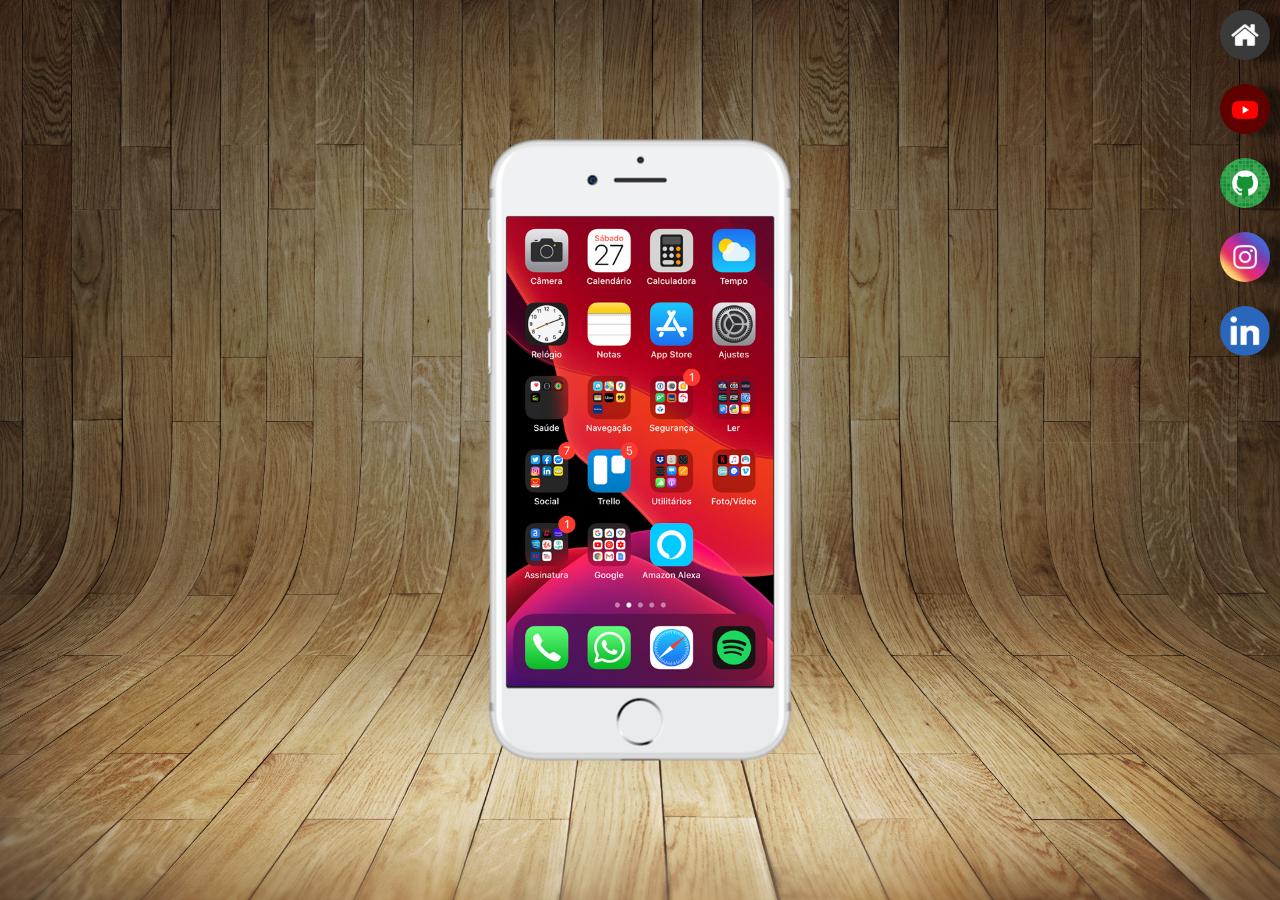
<file: index.html>
<!DOCTYPE html>
<html lang="pt-BR">
<head>
    <meta charset="UTF-8">
    <meta http-equiv="X-UA-Compatible" content="IE=edge">
    <meta name="viewport" content="width=device-width, initial-scale=1.0">
    <link rel="shortcut icon" href="favicon.ico" type="image/x-icon">
    <title>Projeto Redes Sociais</title>
    <link rel="stylesheet" href="estilos/style.css">


</head>
<body>
    <main>
        <section id="telefone">
            <iframe src="home.html" name="tela" id="tela" frameborder="0">
                Seu navegador não é compativel com isso.
            </iframe>
            
        </section>
        <section id="redes-sociais">
            <a href="home.html" target="tela"><img src="imagens/logo-home.jpg" alt="Home"></a><br>
            <a href="youtube.html" target="tela"><img src="imagens/logo-youtube.jpg" alt="YouTube"></a><br>
            <a href="github.html" target="tela"><img src="imagens/logo-github.jpg" alt="GitHub"></a><br>
            <a href="instagram.html" target="tela"><img src="imagens/logo-instagram.jpg" alt="Instagram"></a><br>
            <a href="linkedin.html" target="tela"><img src="imagens/linkedin.png" alt="linkedin"></a>
            <a href="#" target="tela"></a>

        </section>
    </main>
    
    
    
</body>
</html>
</file>
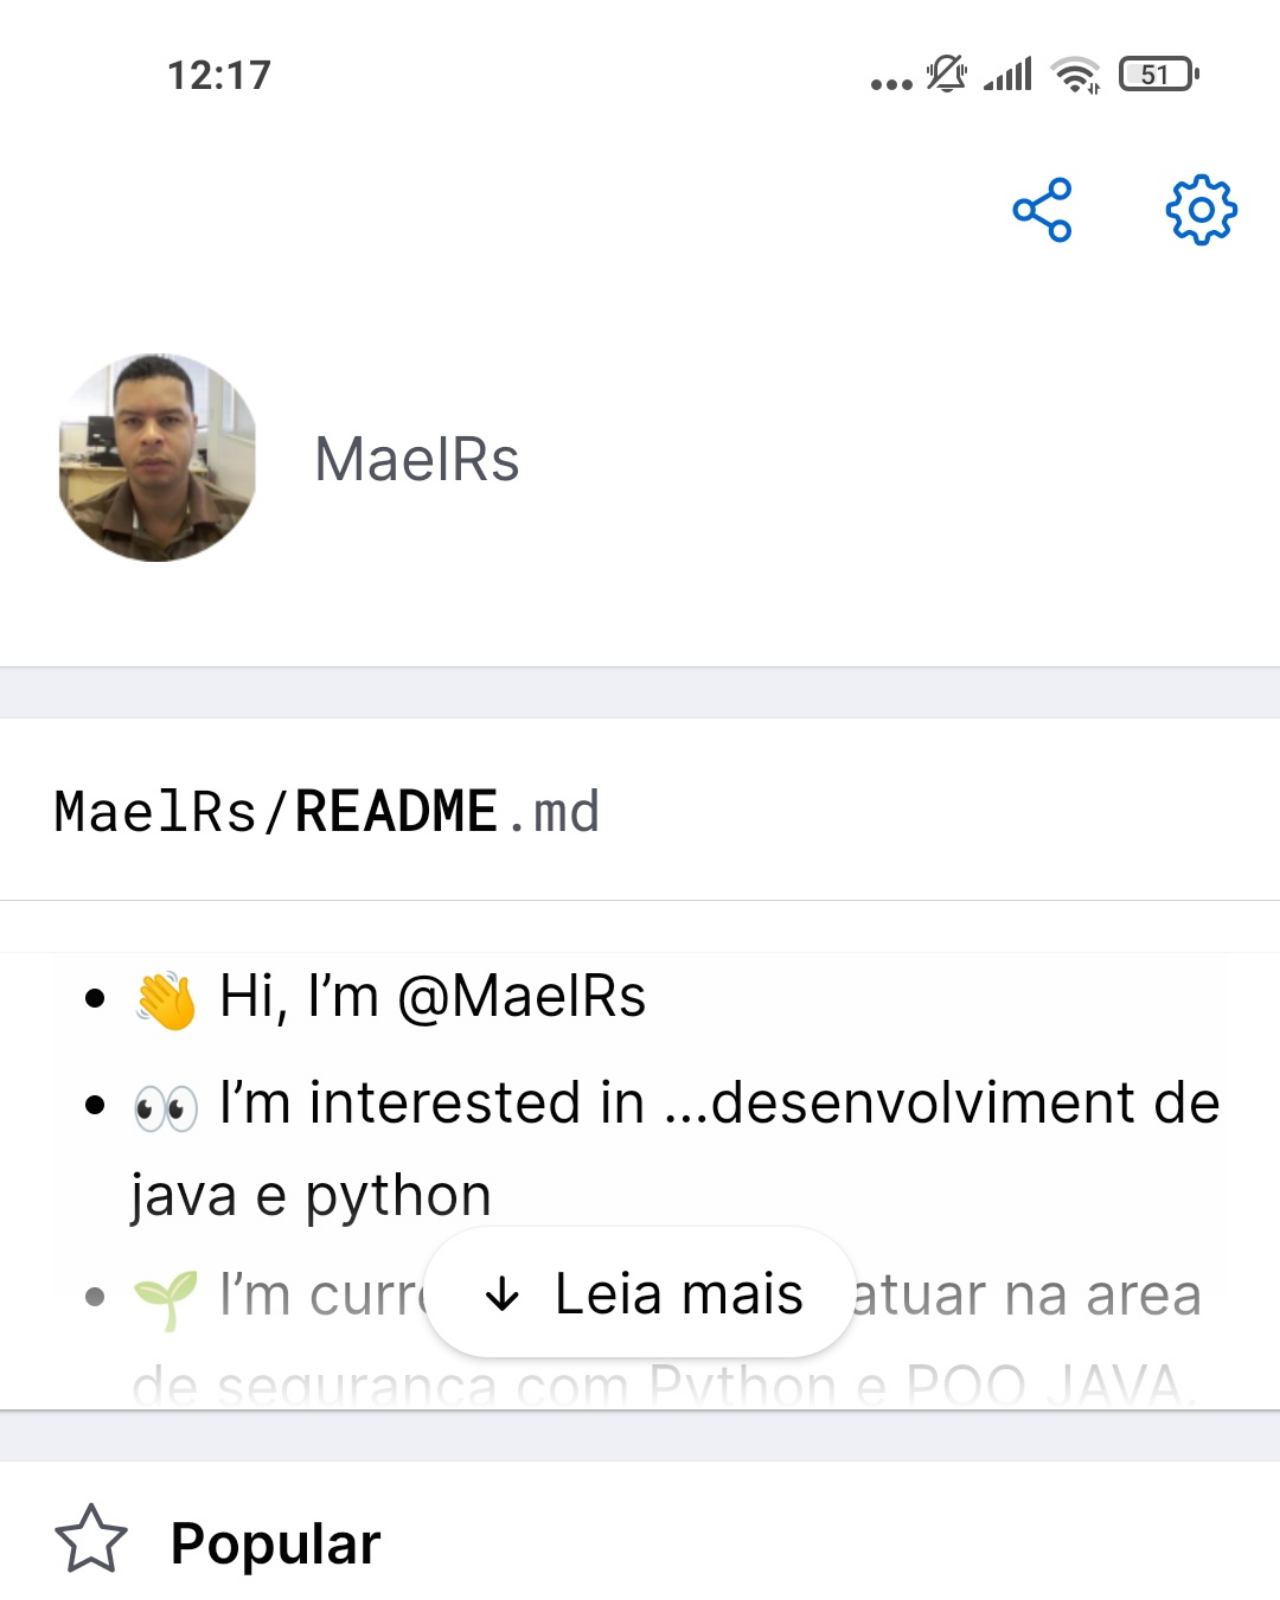
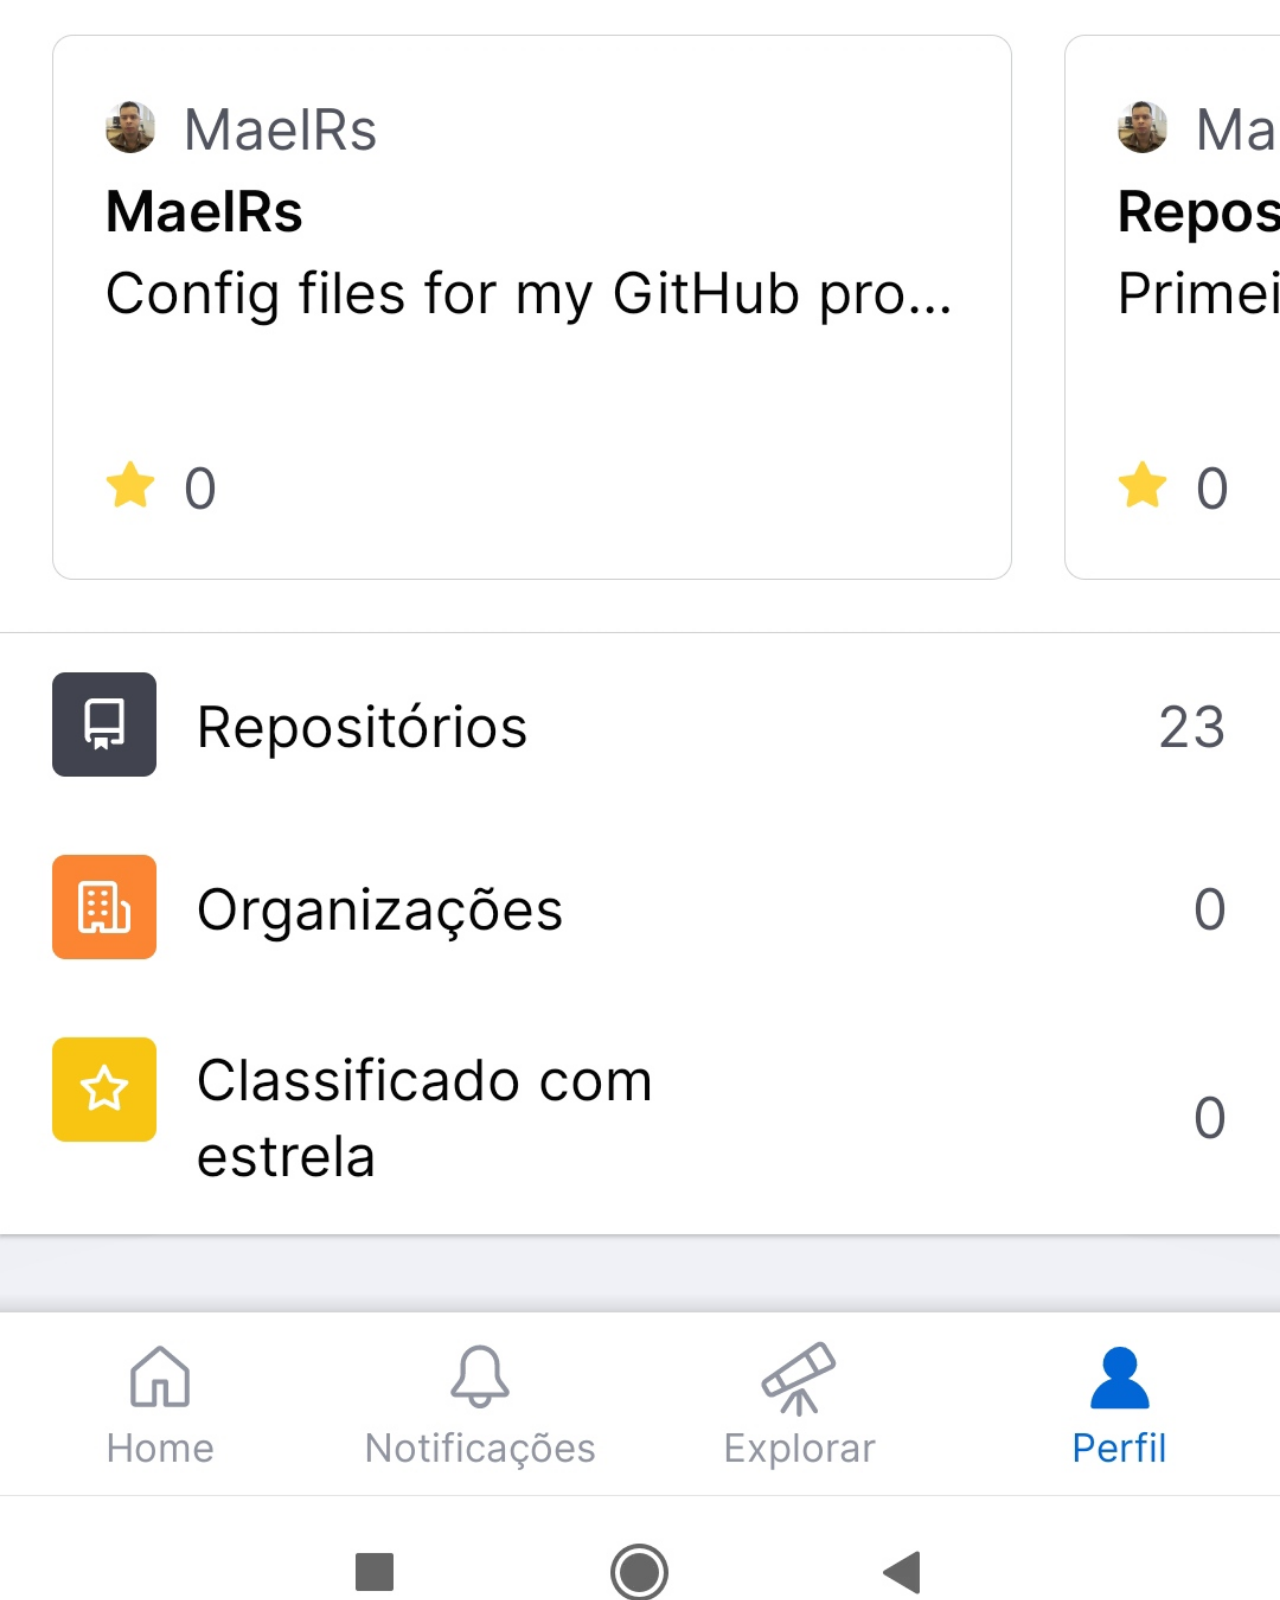
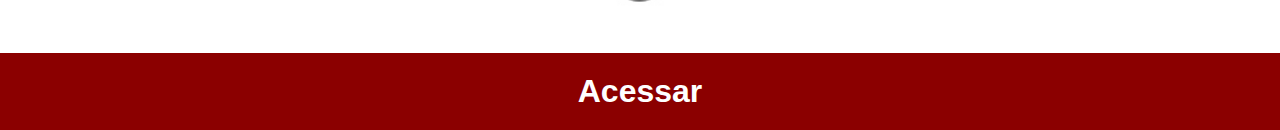
<file: github.html>
<!DOCTYPE html>
<html lang="pt-BR">
<head>
    <meta charset="UTF-8">
    <meta http-equiv="X-UA-Compatible" content="IE=edge">
    <meta name="viewport" content="width=device-width, initial-scale=1.0">
    <title>GitHub</title>
    <link rel="stylesheet" href="estilos/social.css">
</head>
<body>
    <img src="imagens/tela-github.jpg" alt="GitHub">
    <a href="https://github.com/MaelRs" target="_blank">
        <h1>Acessar</h1>
    </a>
    
</body>
</html>
</file>
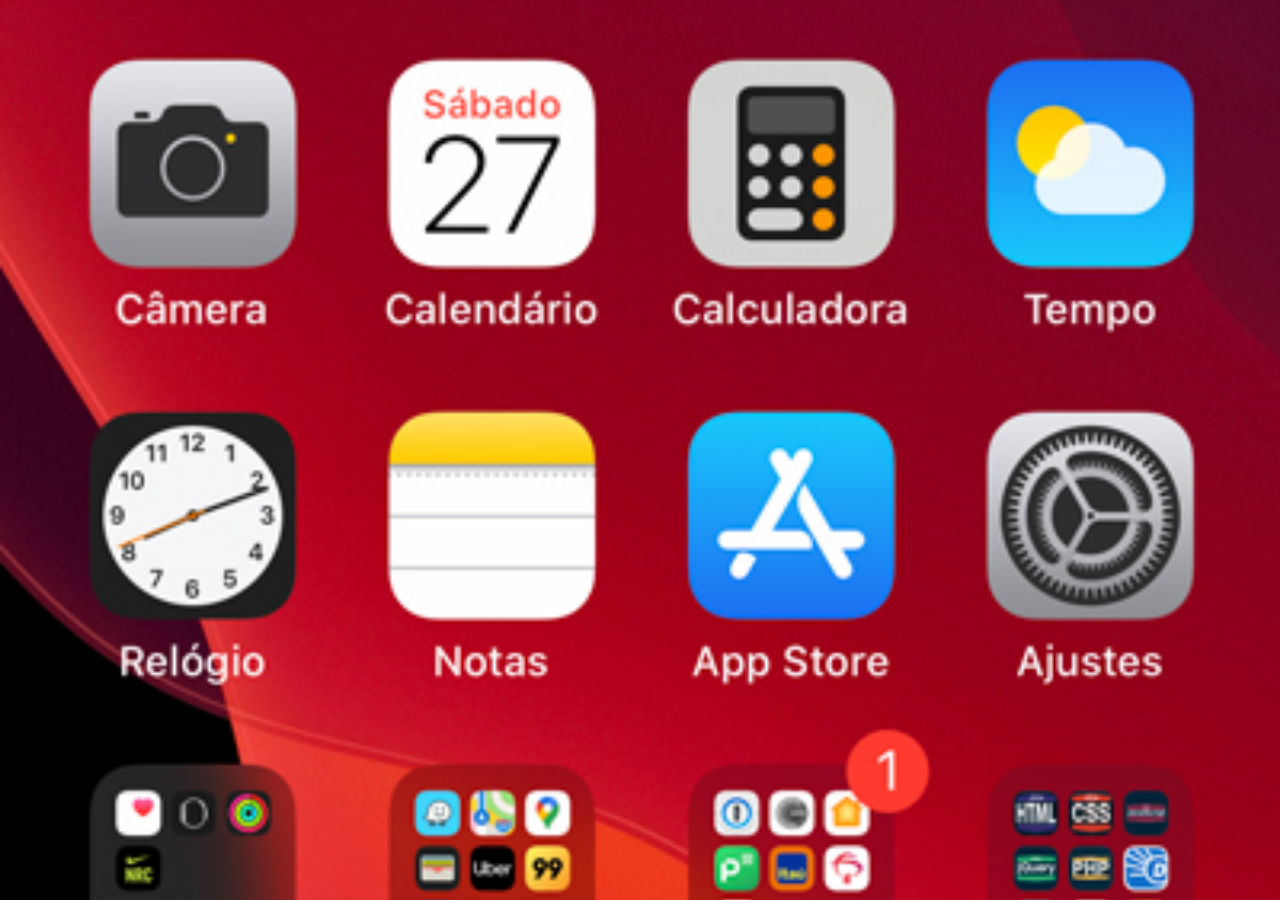
<file: home.html>
<!DOCTYPE html>
<html lang="pt-BR">
<head>
    <meta charset="UTF-8">
    <meta http-equiv="X-UA-Compatible" content="IE=edge">
    <meta name="viewport" content="width=device-width, initial-scale=1.0">
    <title>Home</title>
</head>
<style>
    *{
        margin: 0px;
        padding: 0px;
    }
    body{
        width: 100vw;
        height: 100vh;
        background: black url('imagens/tela-home.jpg') no-repeat top center;
        background-size: cover;
    }
</style>
<body>

    
</body>
</html>
</file>
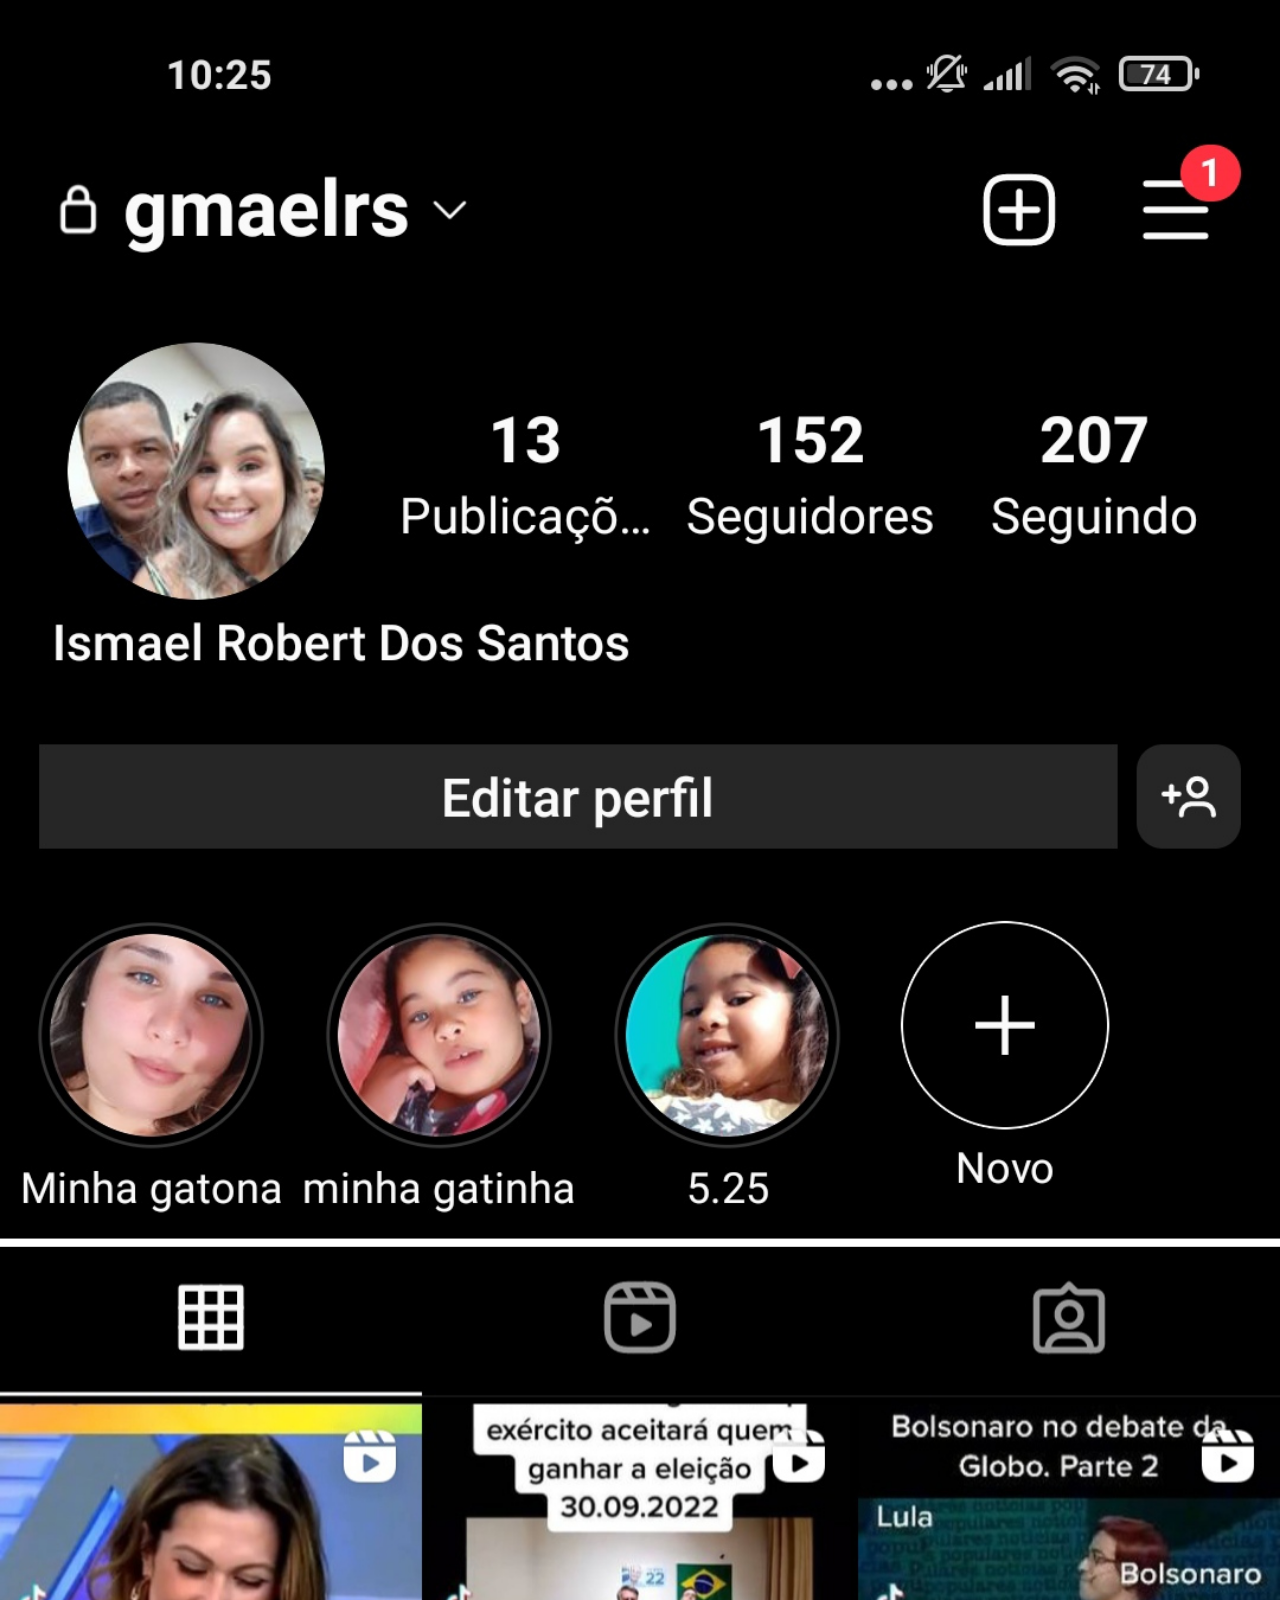
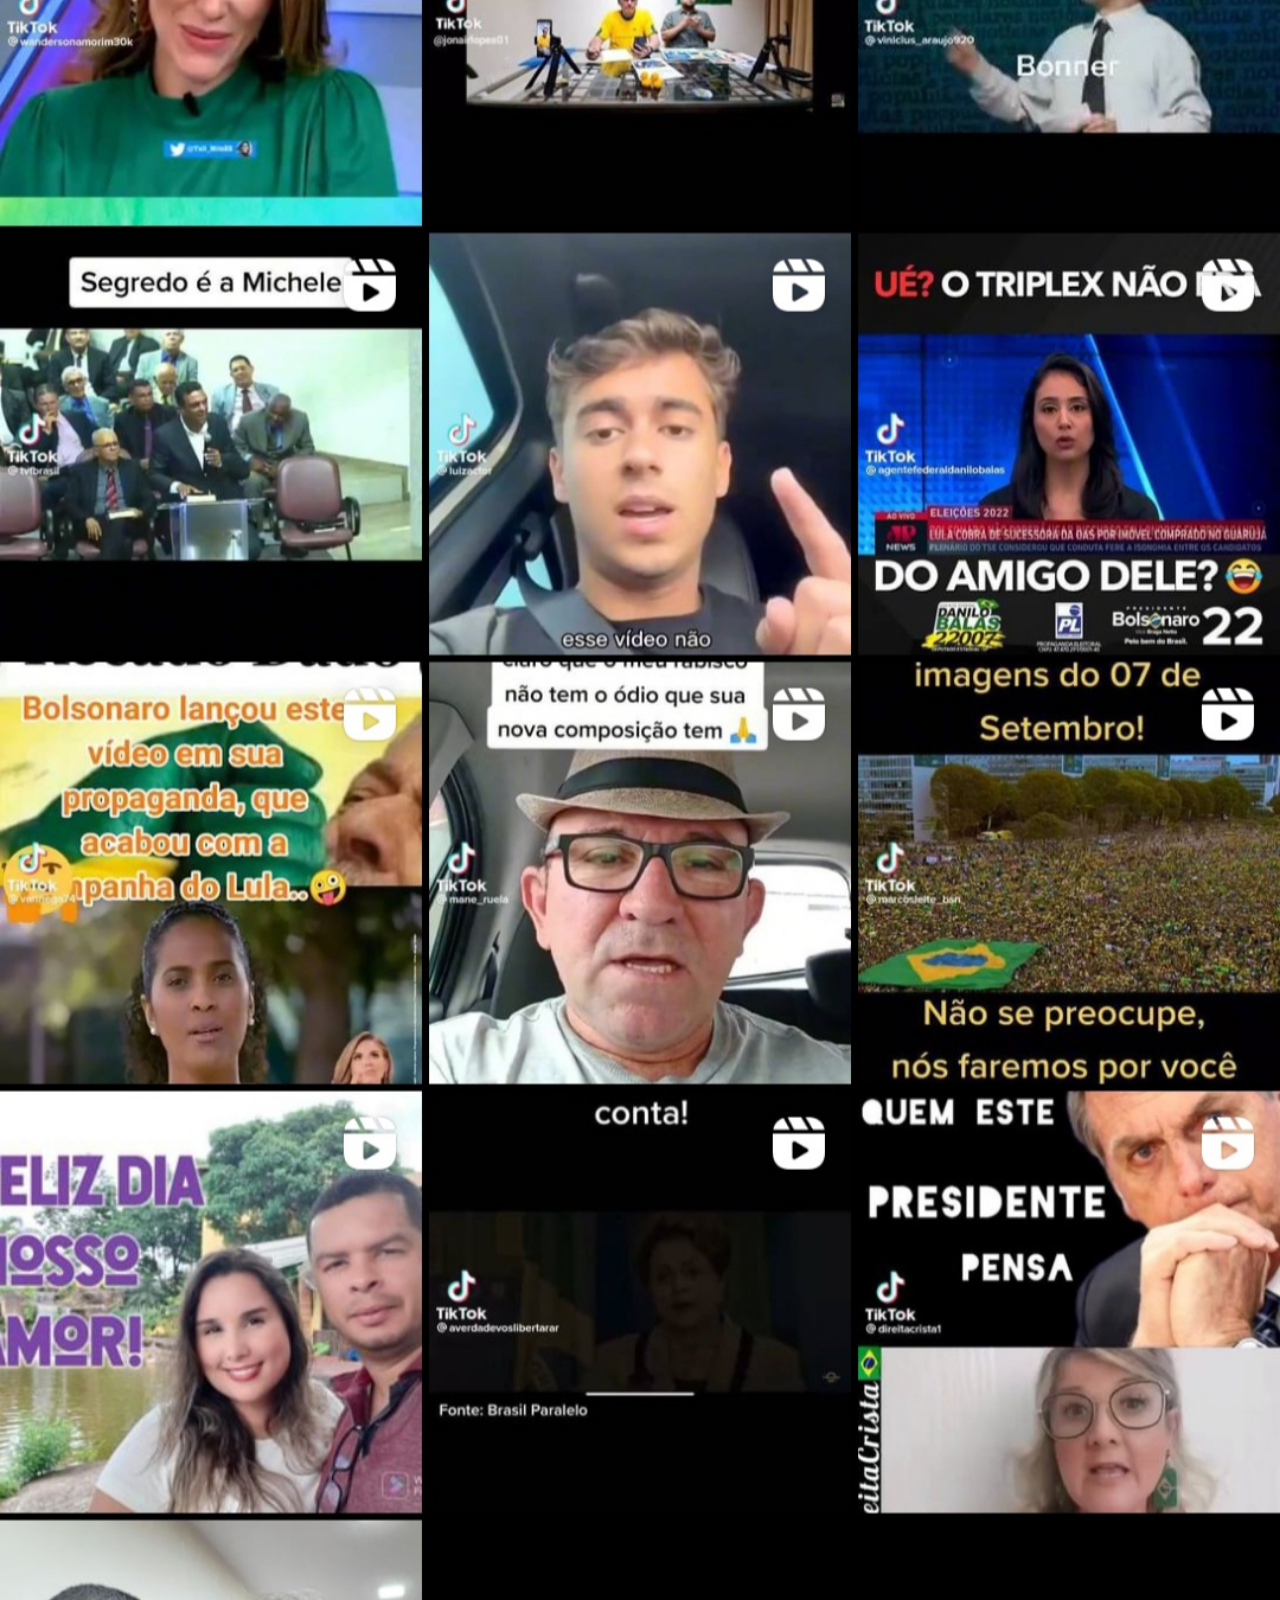
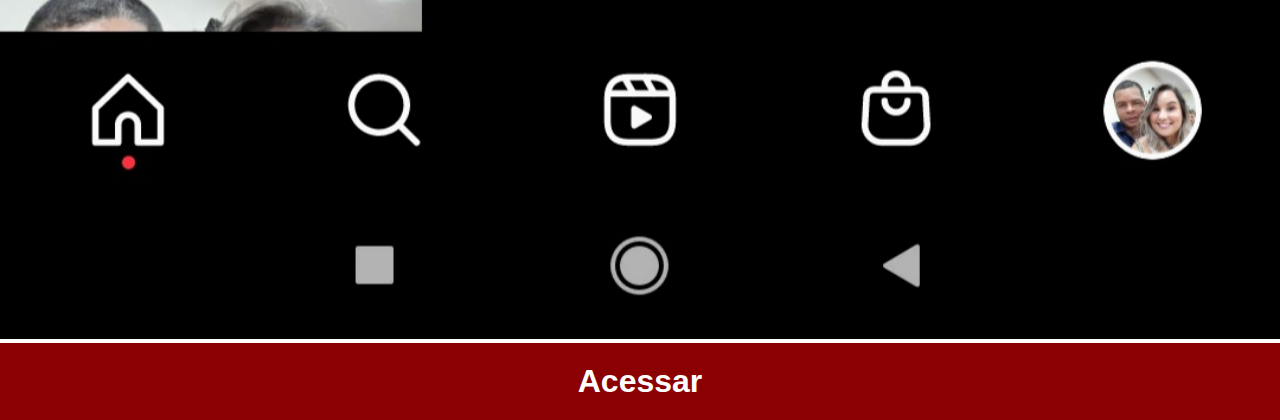
<file: instagram.html>
<!DOCTYPE html>
<html lang="pt-BR">
<head>
    <meta charset="UTF-8">
    <meta http-equiv="X-UA-Compatible" content="IE=edge">
    <meta name="viewport" content="width=device-width, initial-scale=1.0">
    <title>Instagram</title>
    <link rel="stylesheet" href="estilos/social.css">
</head>

<body>
    <img src="imagens/tela-instagram.jpg" alt="Instagram">
    <a href="https://www.instagram.com/gmaelrs/" target="_blank">
        <h1>Acessar</h1>
    </a>
    
</body>
</html>
</file>
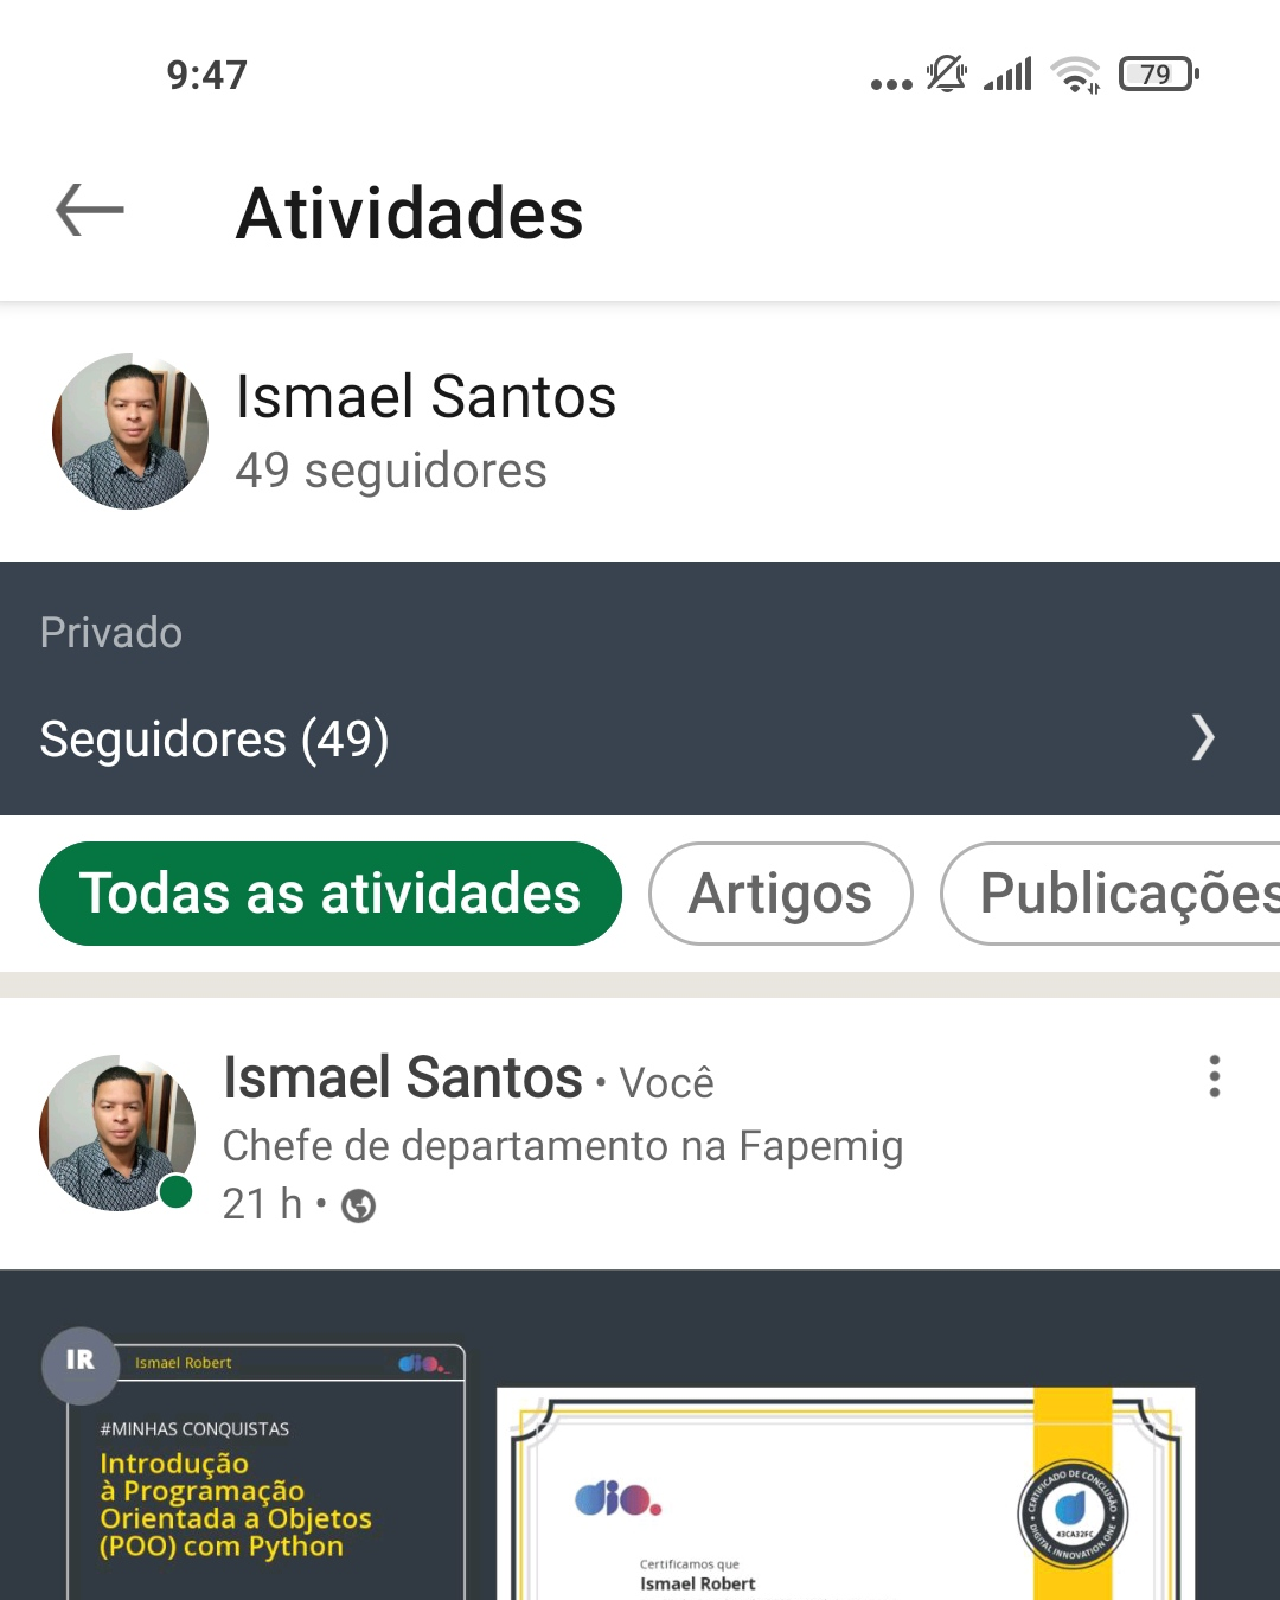
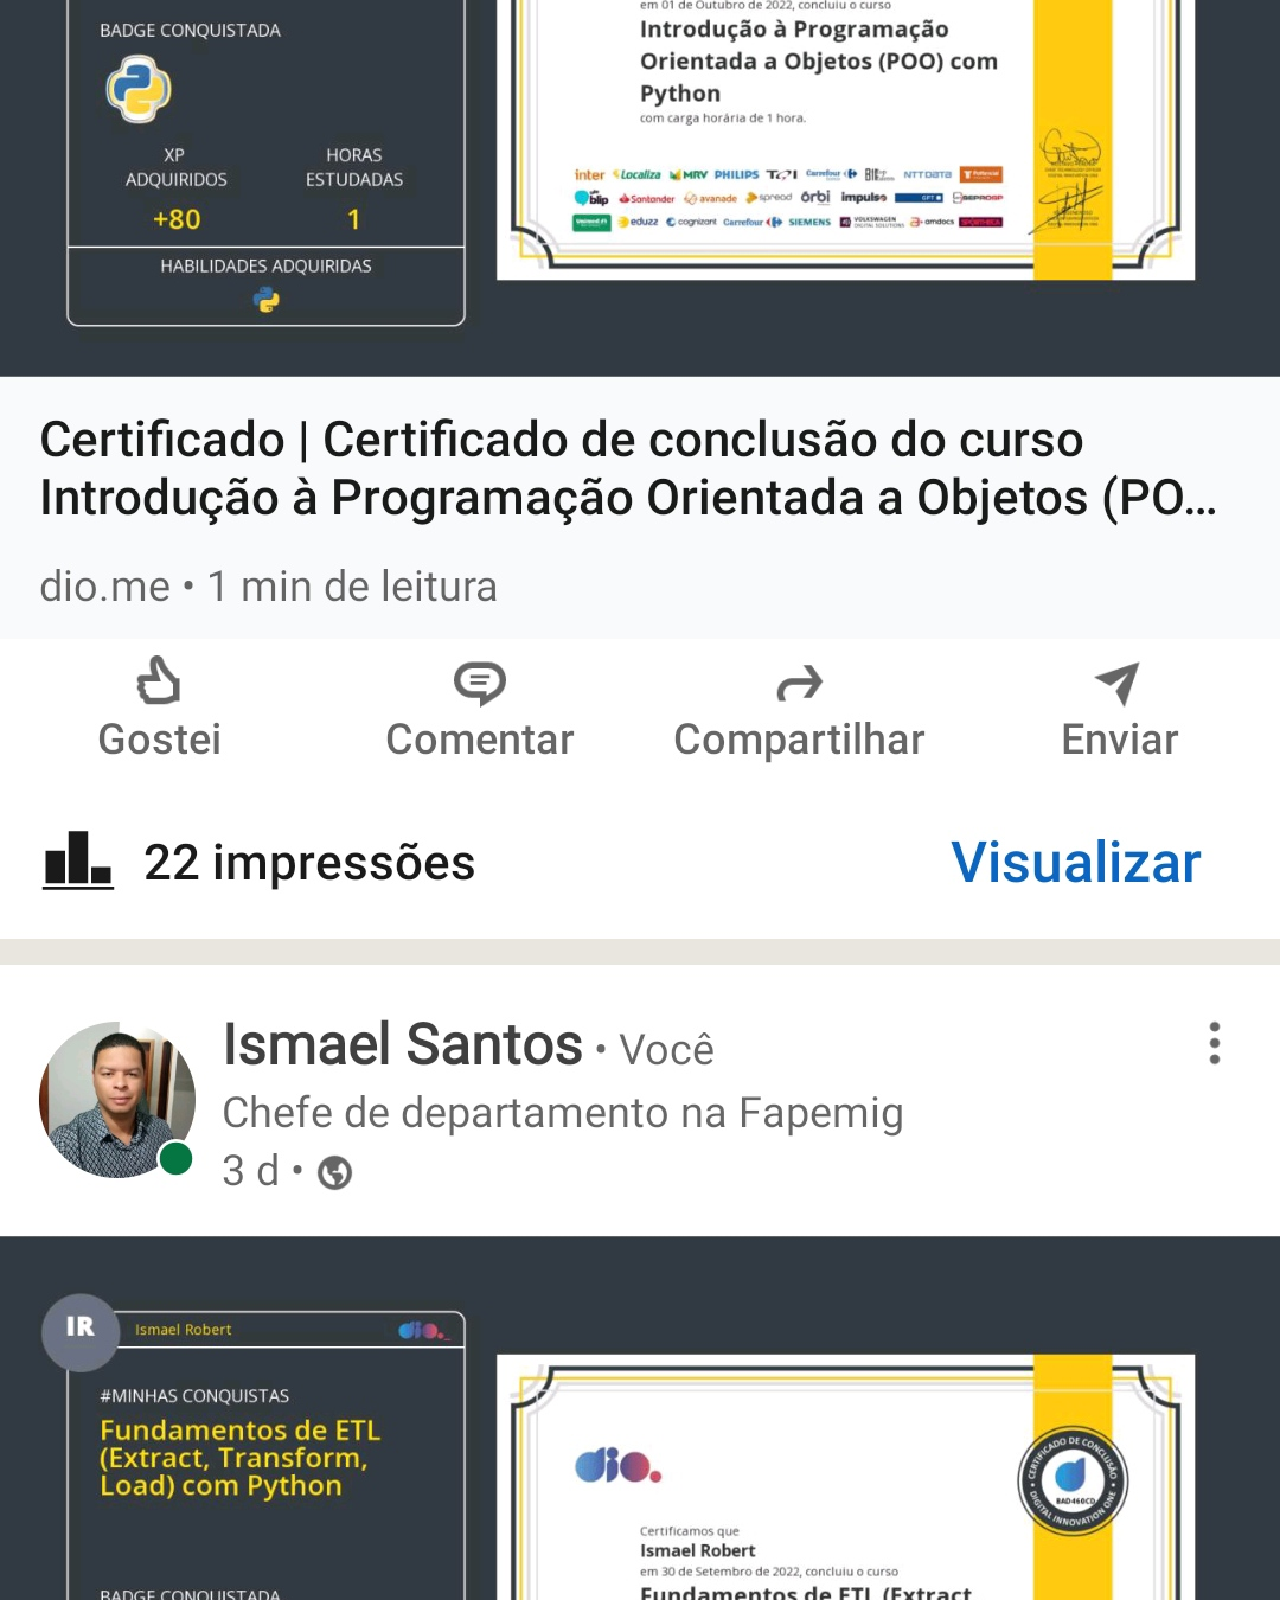
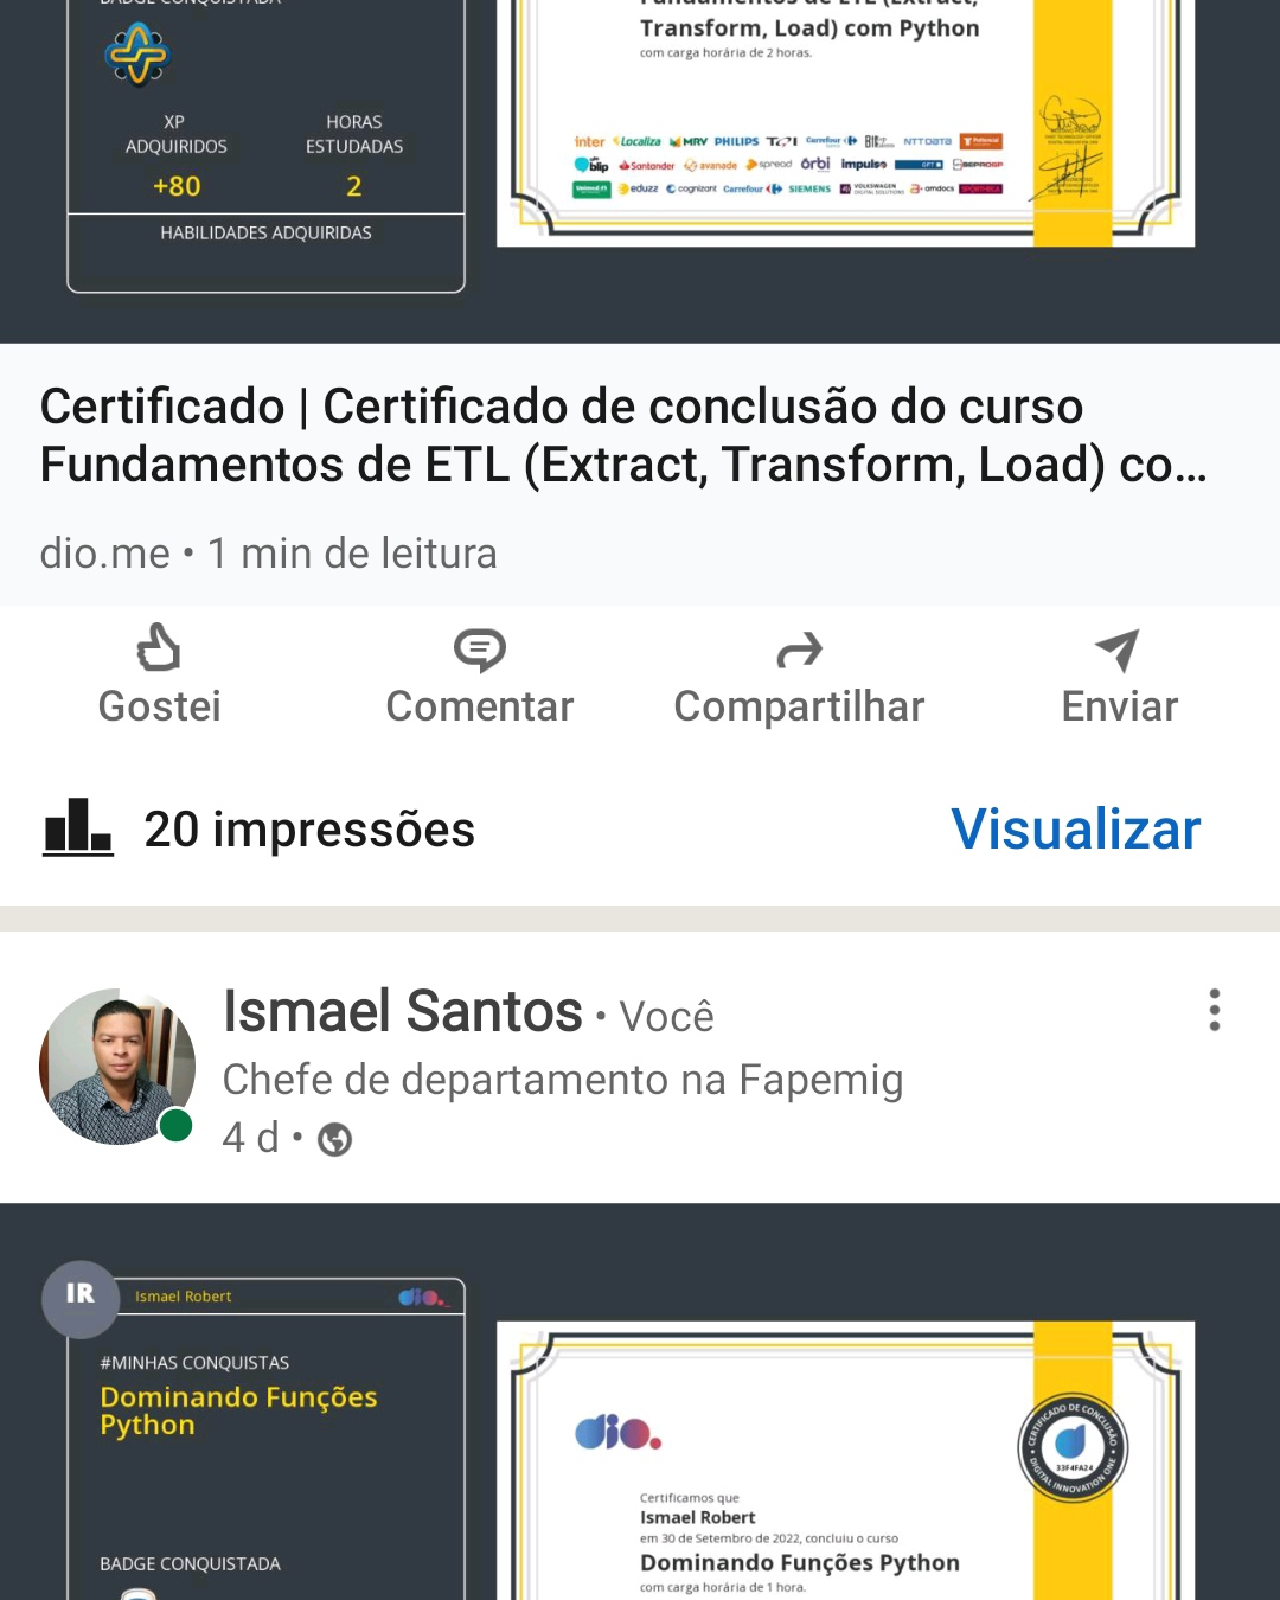
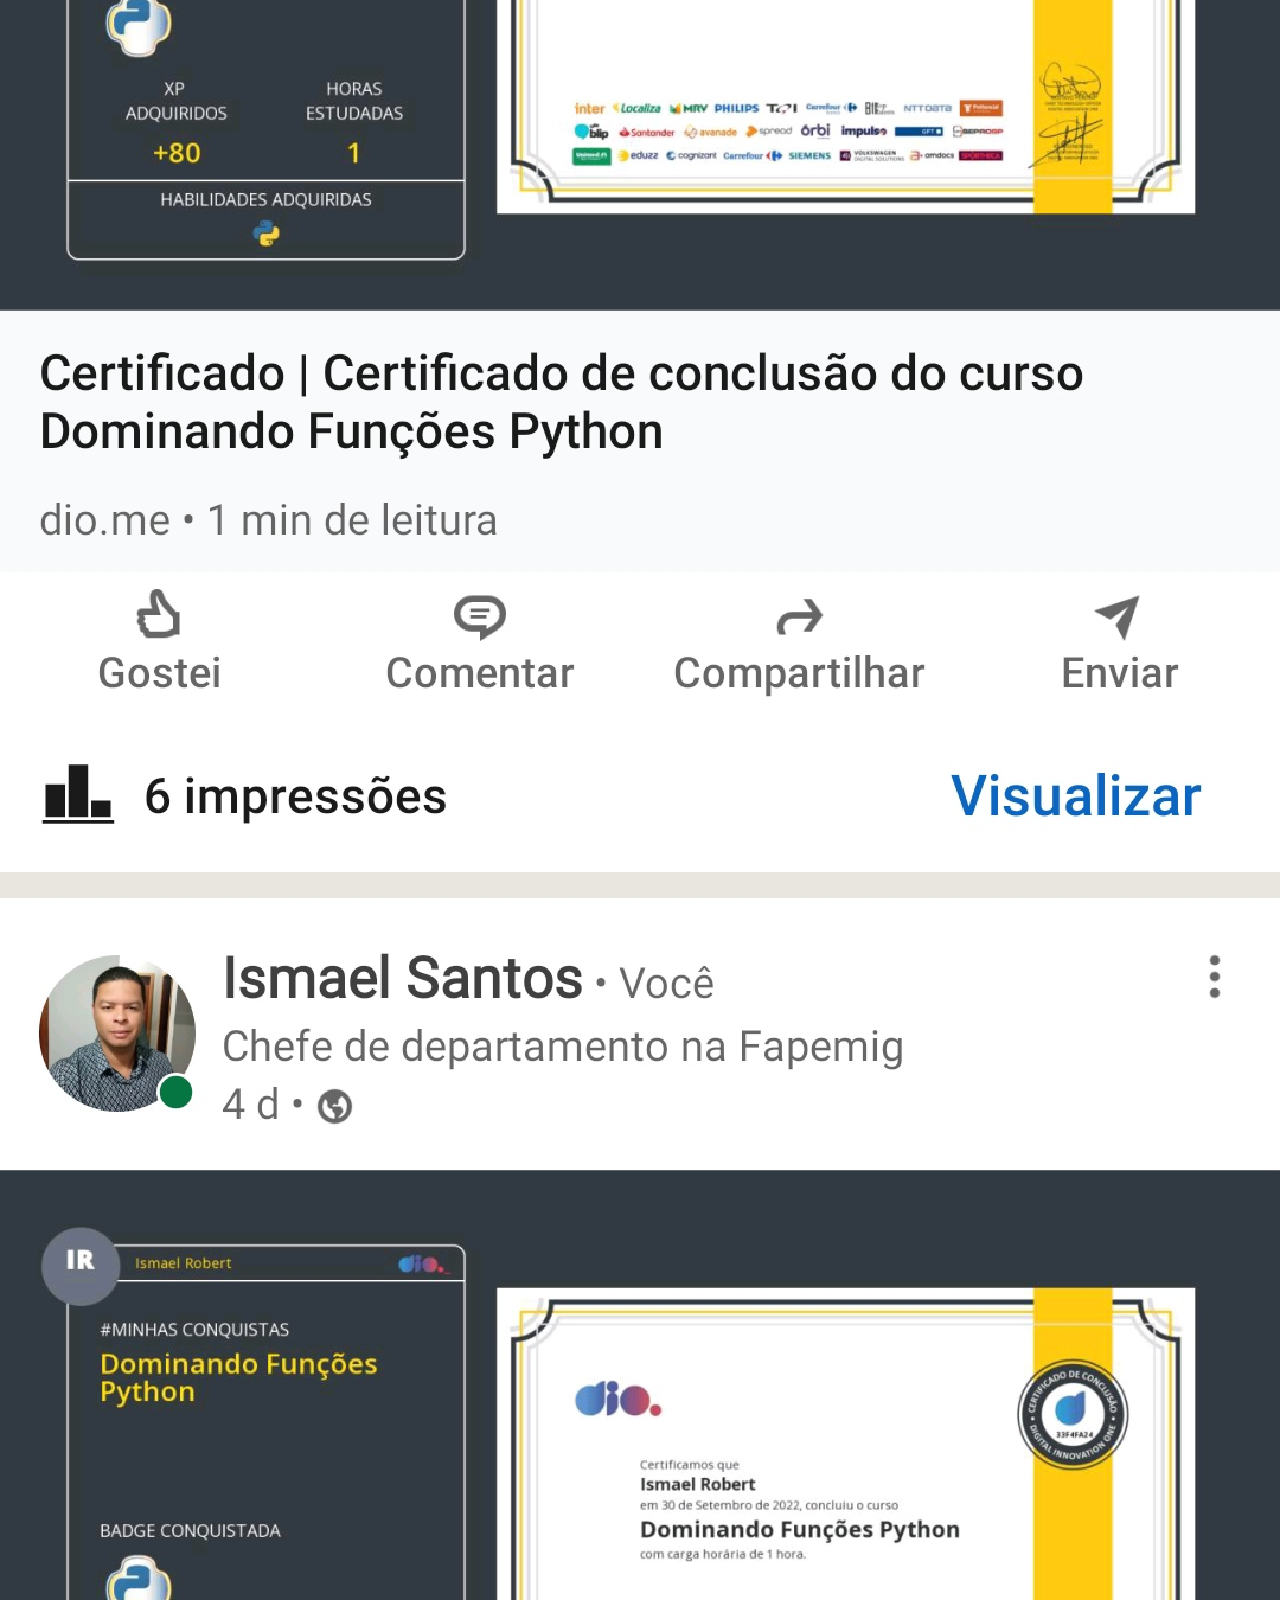
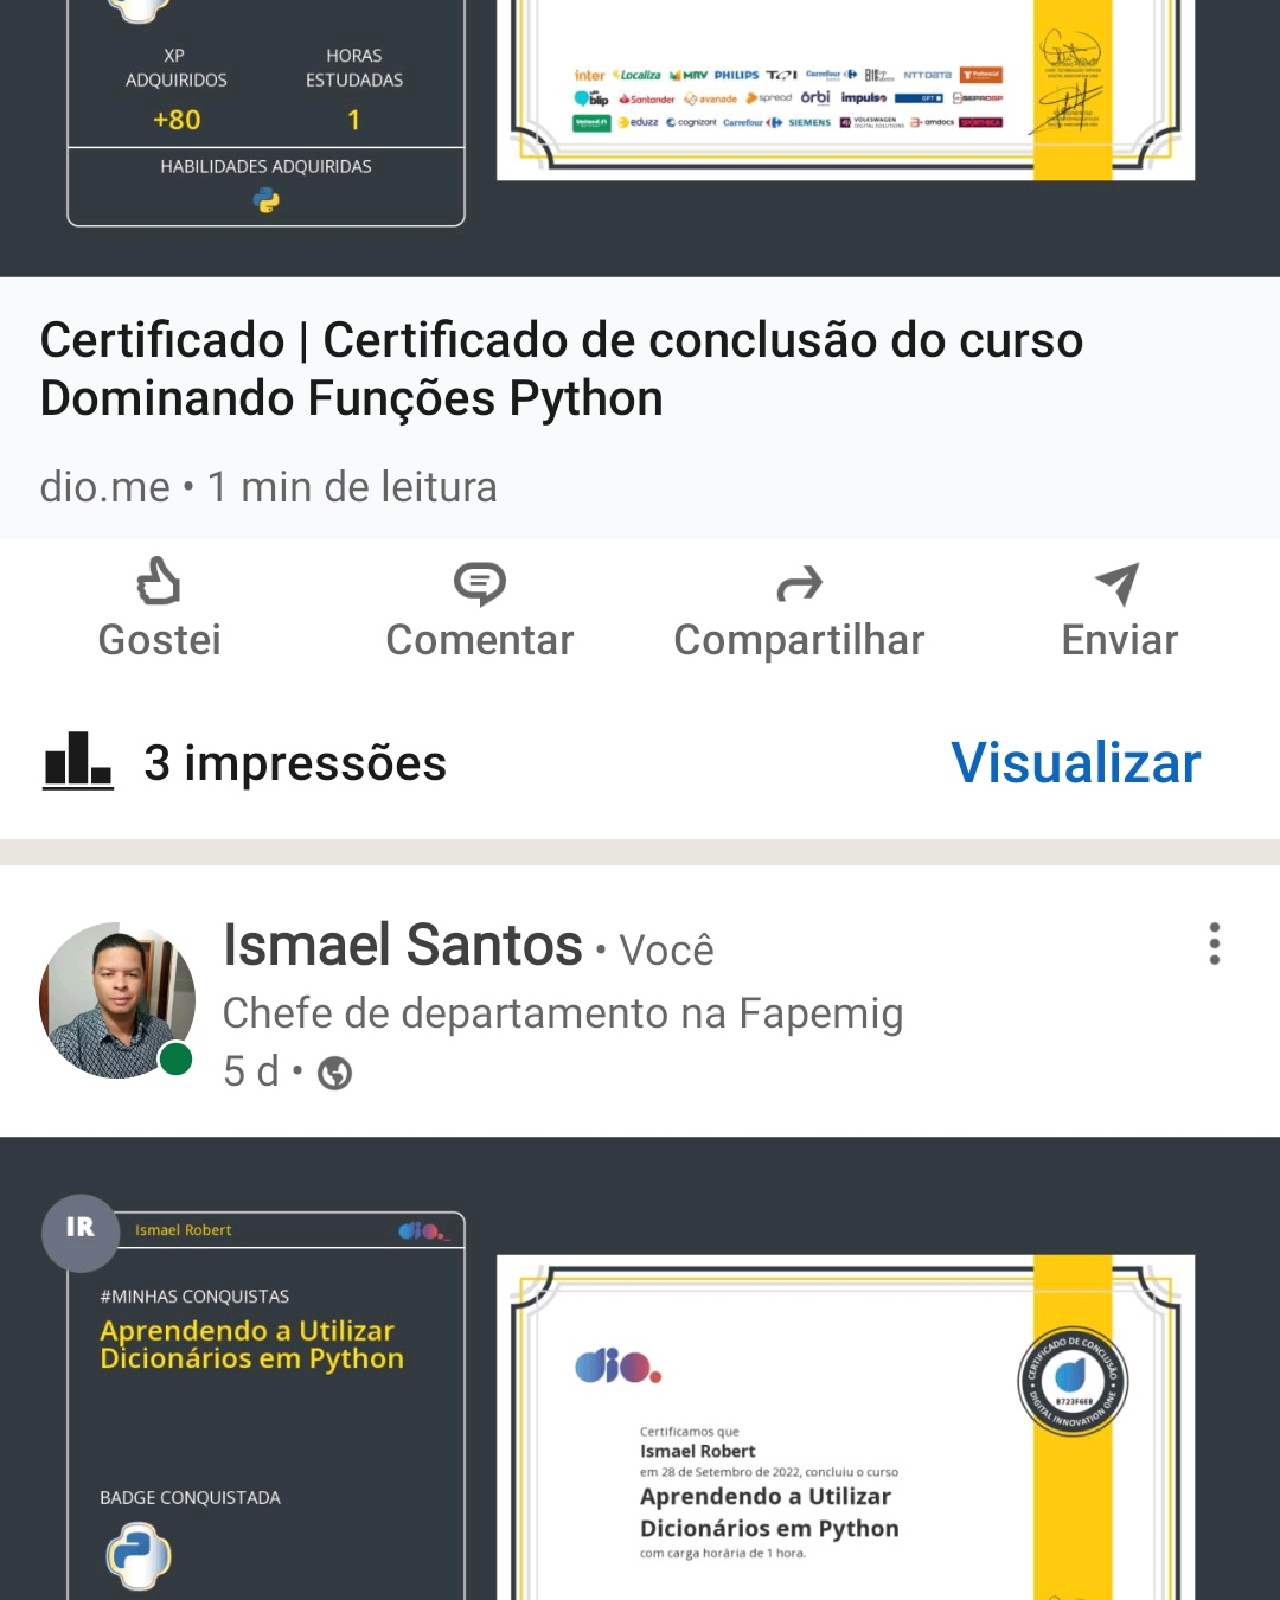
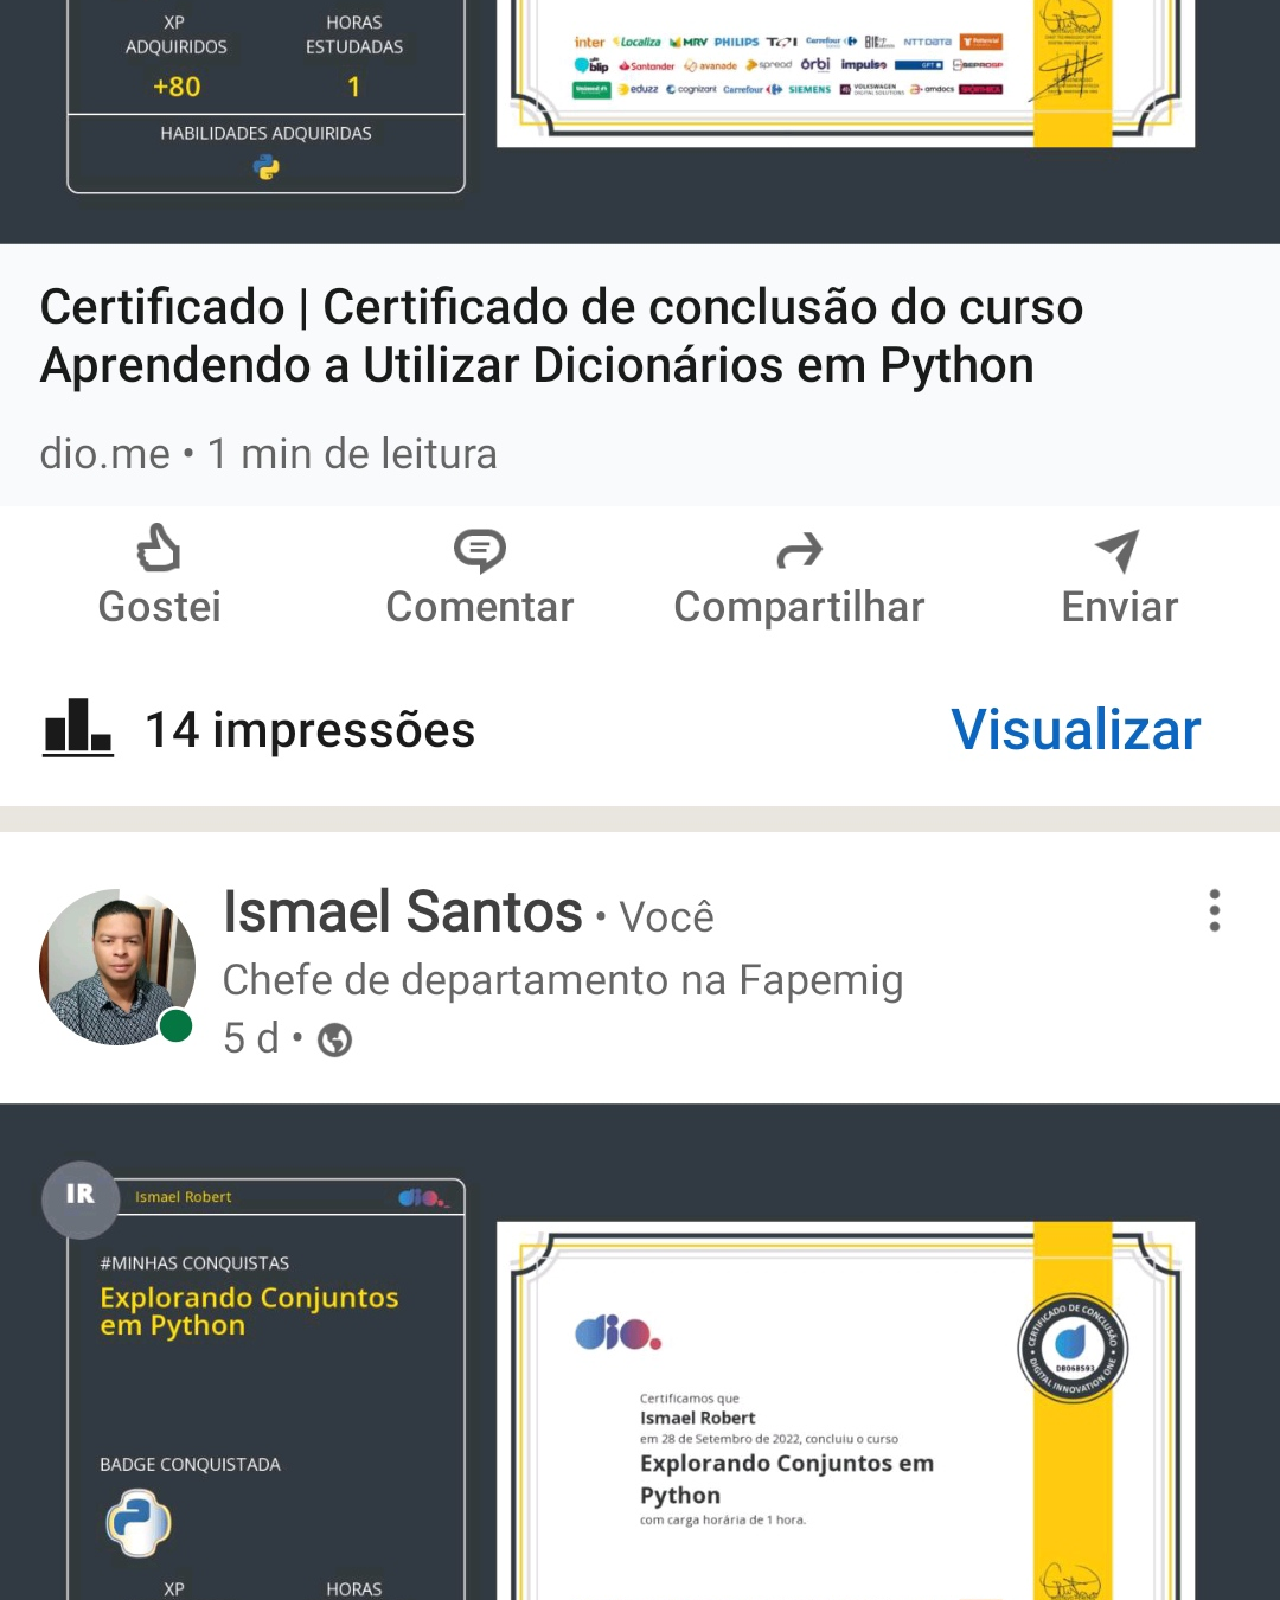
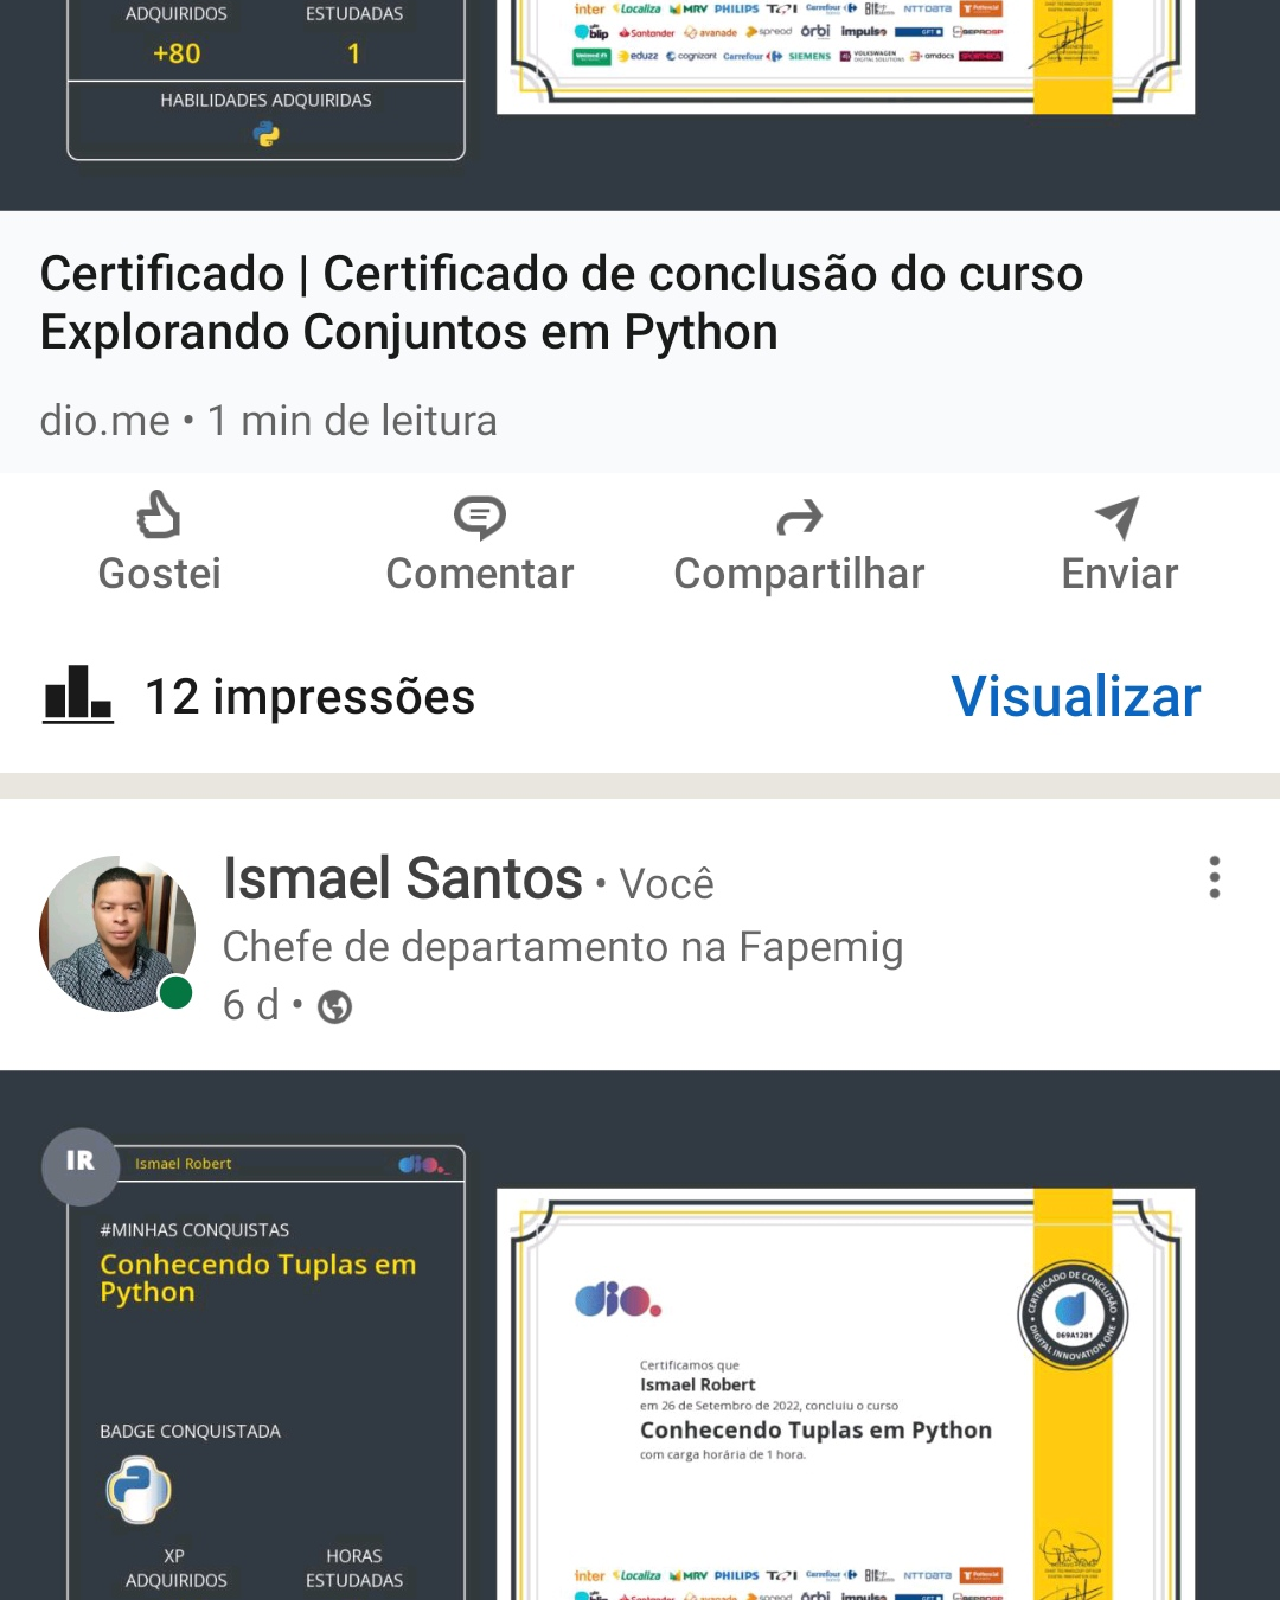
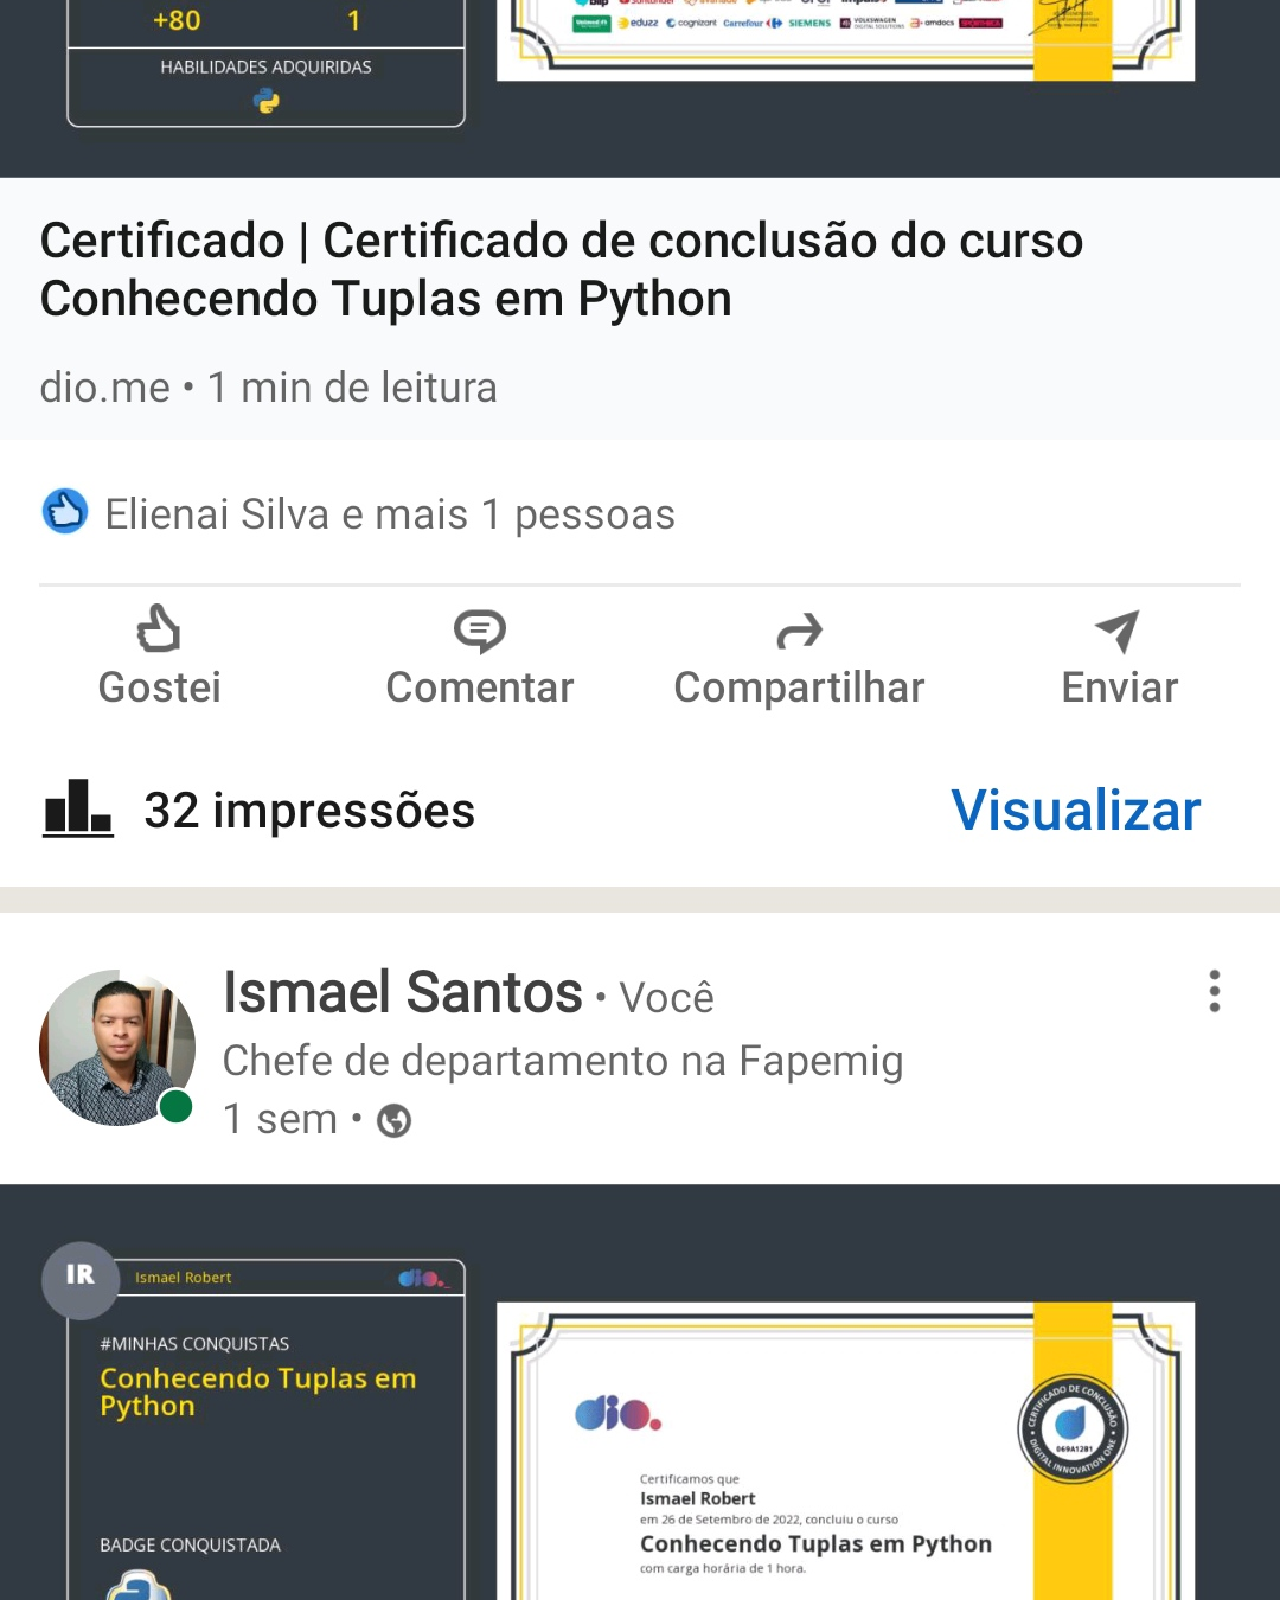
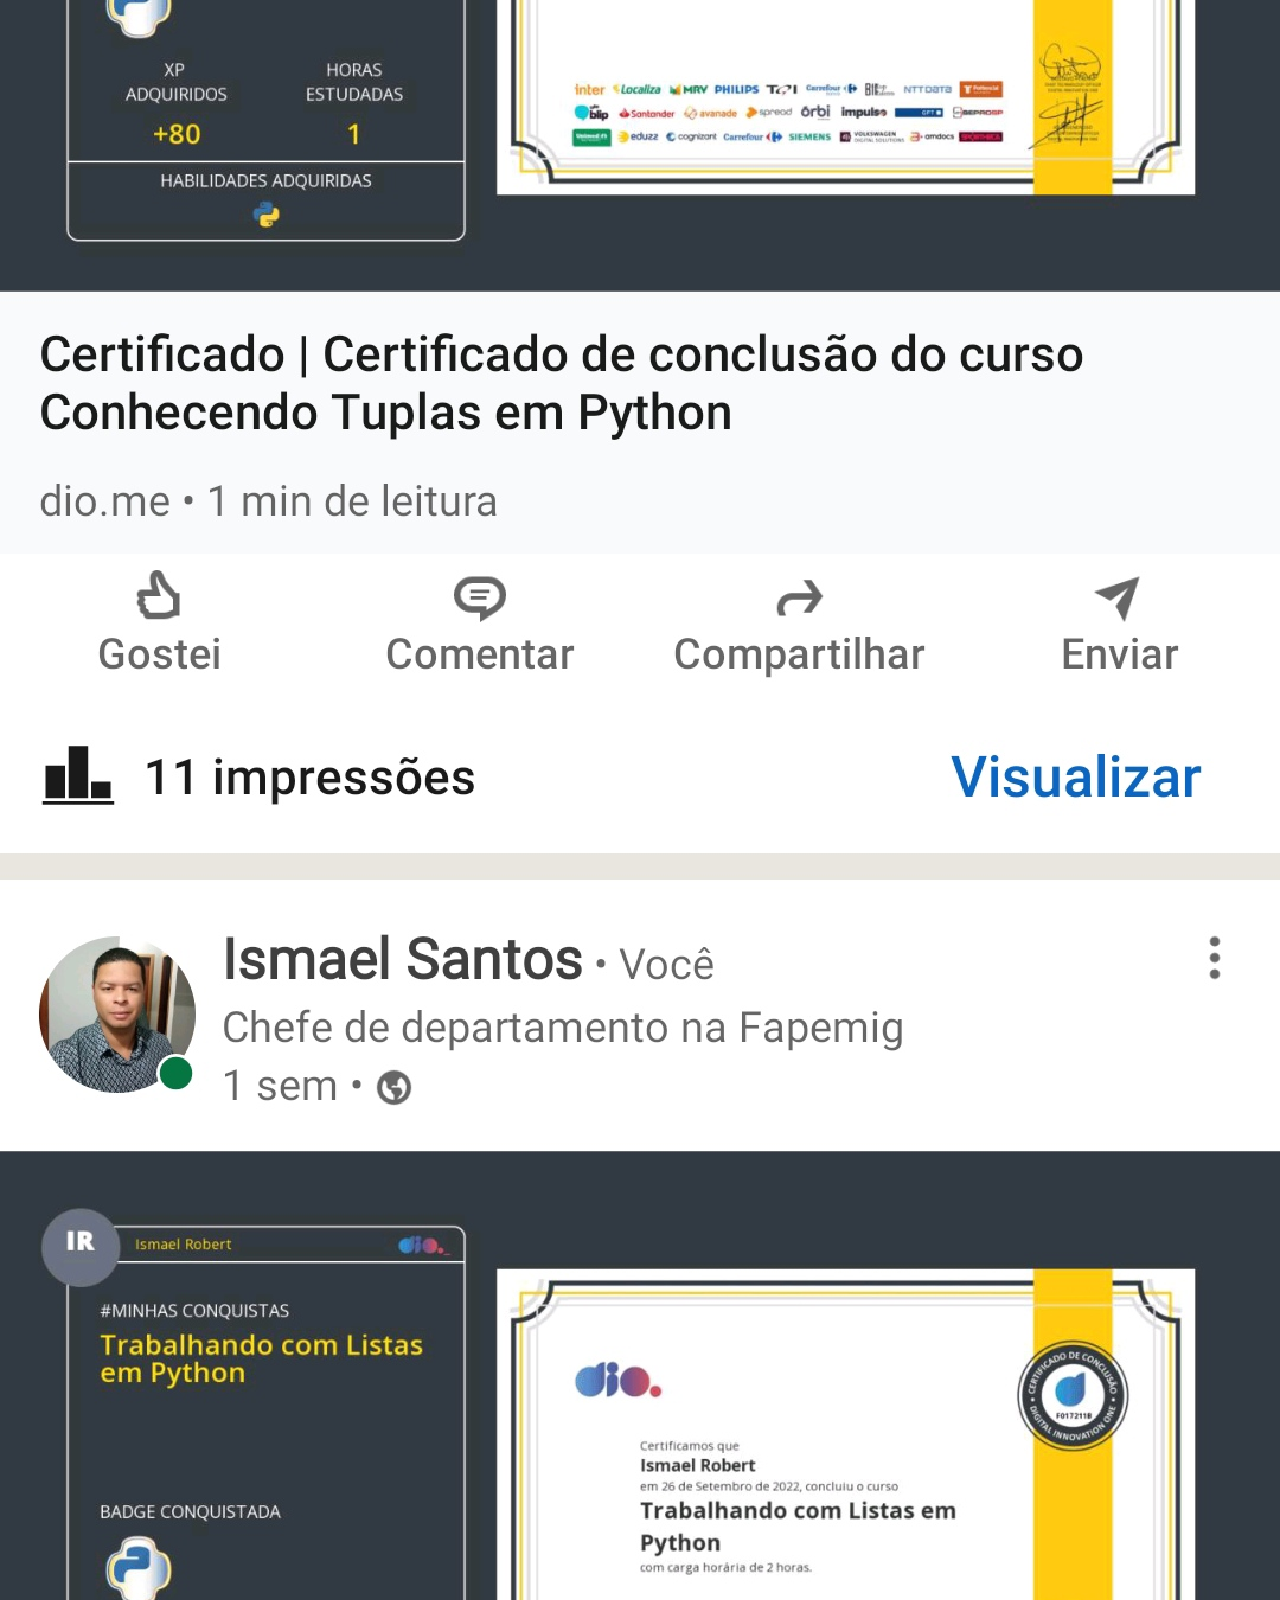
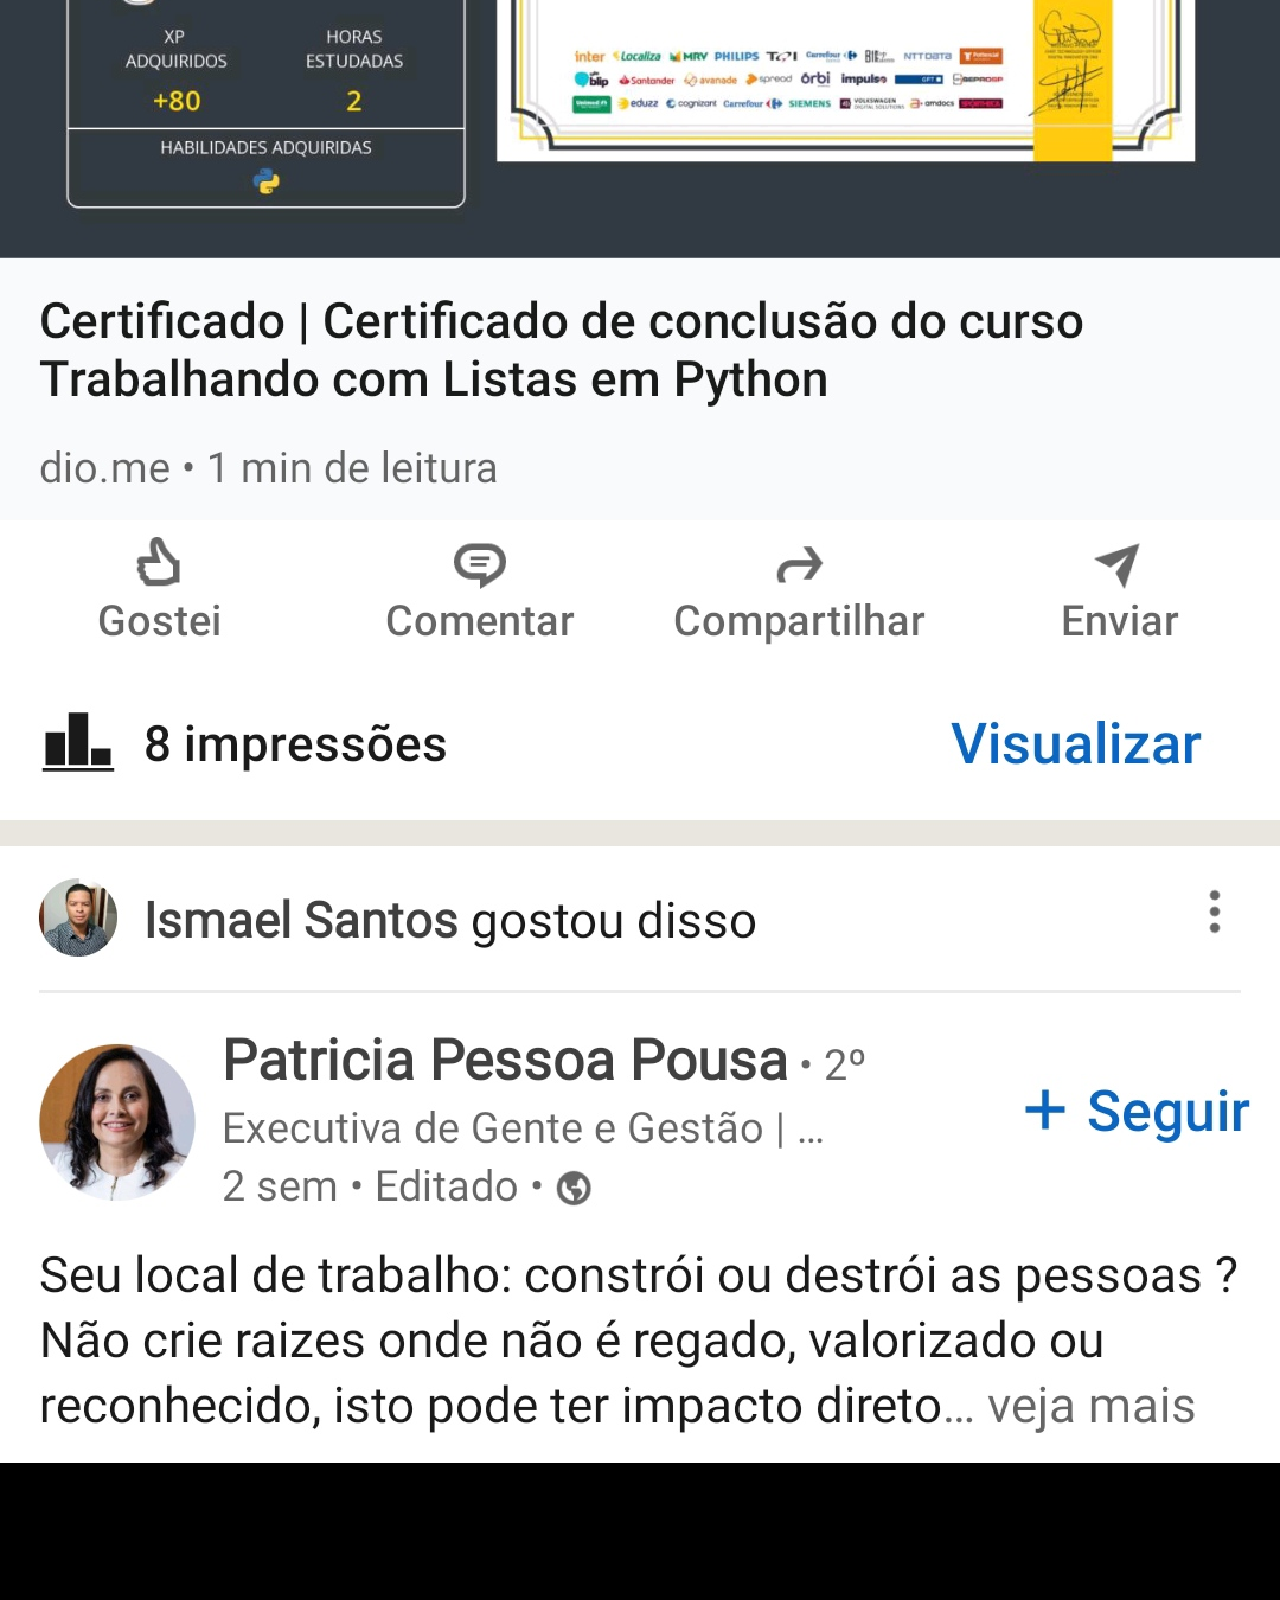
<file: linkedin.html>
<!DOCTYPE html>
<html lang="pt-BR">
<head>
    <meta charset="UTF-8">
    <meta http-equiv="X-UA-Compatible" content="IE=edge">
    <meta name="viewport" content="width=device-width, initial-scale=1.0">
    <title>Linkedin</title>
    <link rel="stylesheet" href="estilos/social.css">
</head>
<body>
    <img src="imagens/linkedin.jpg" alt="linkedin">
    <a href="https://www.linkedin.com/in/ismael-santos-3a3a6b60/">
        <h1>Acesssar</h1>
    </a>
    
    
</body>
</html>
</file>
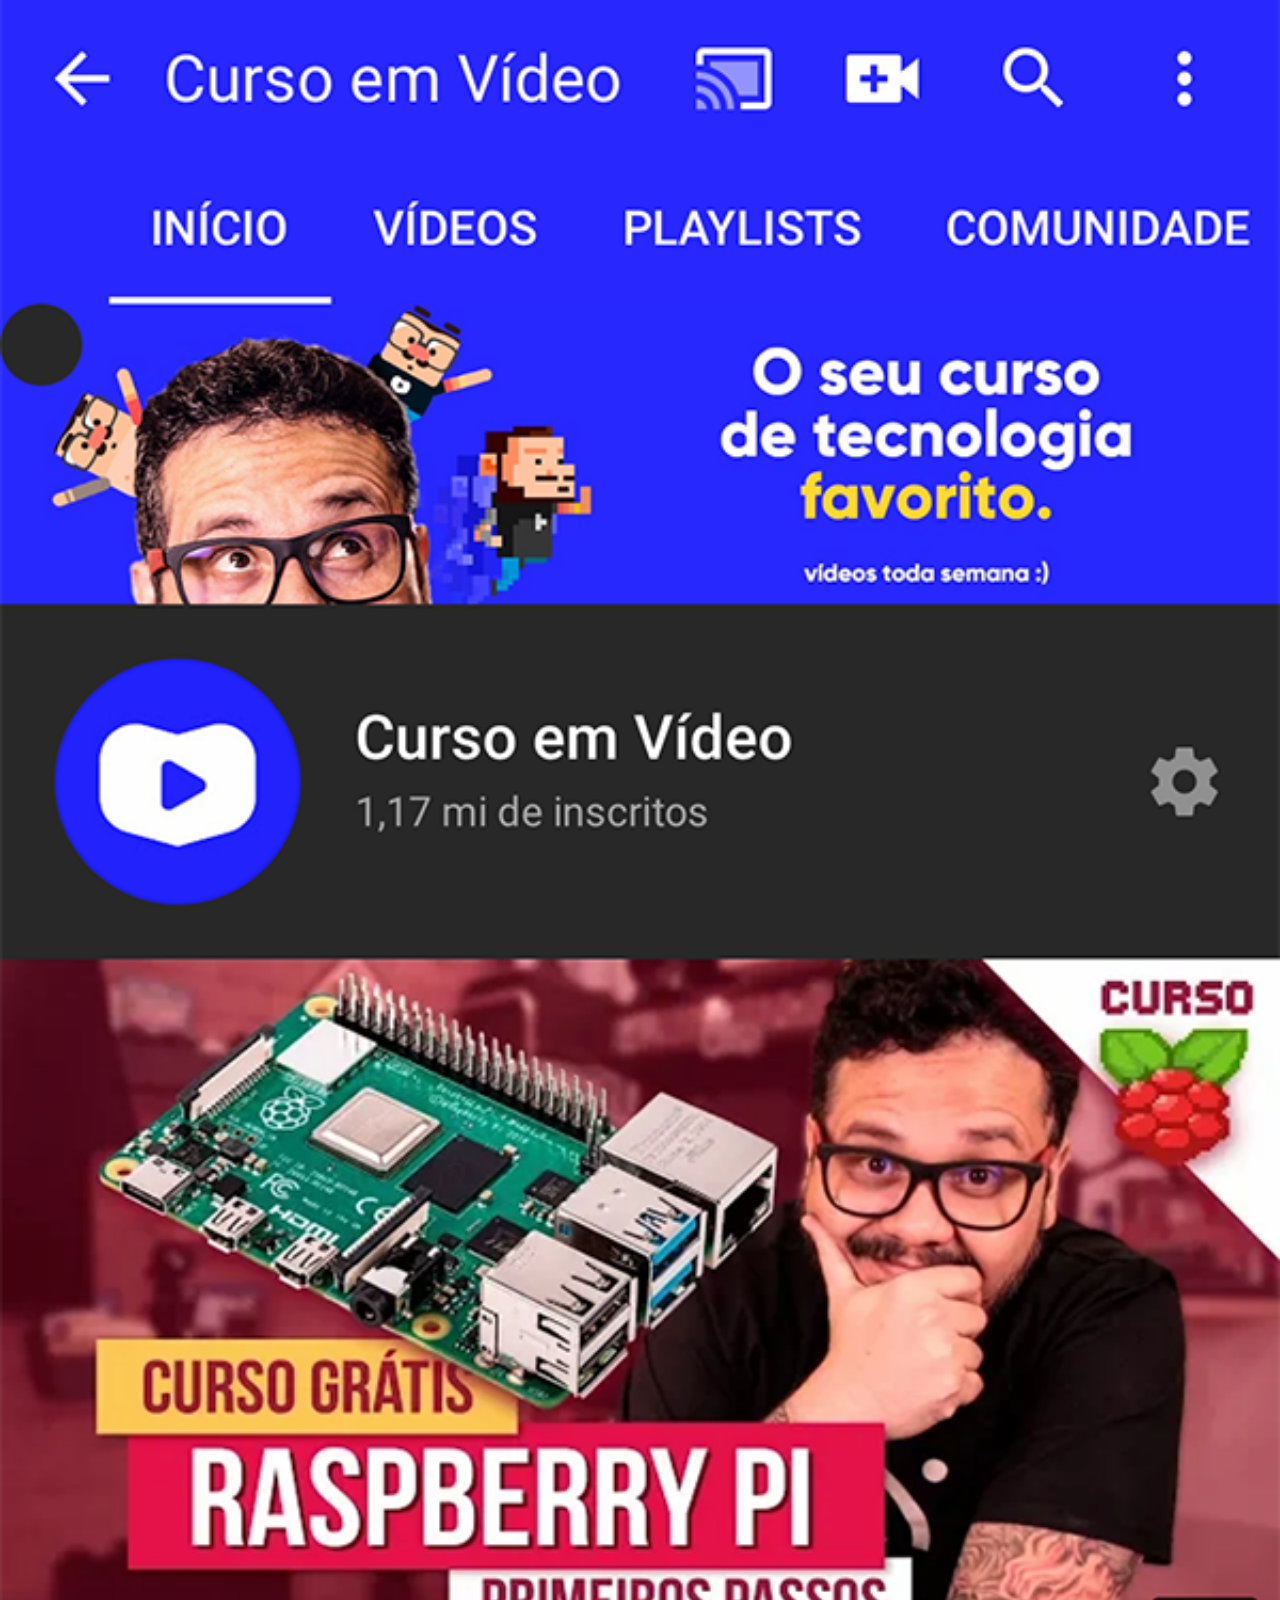
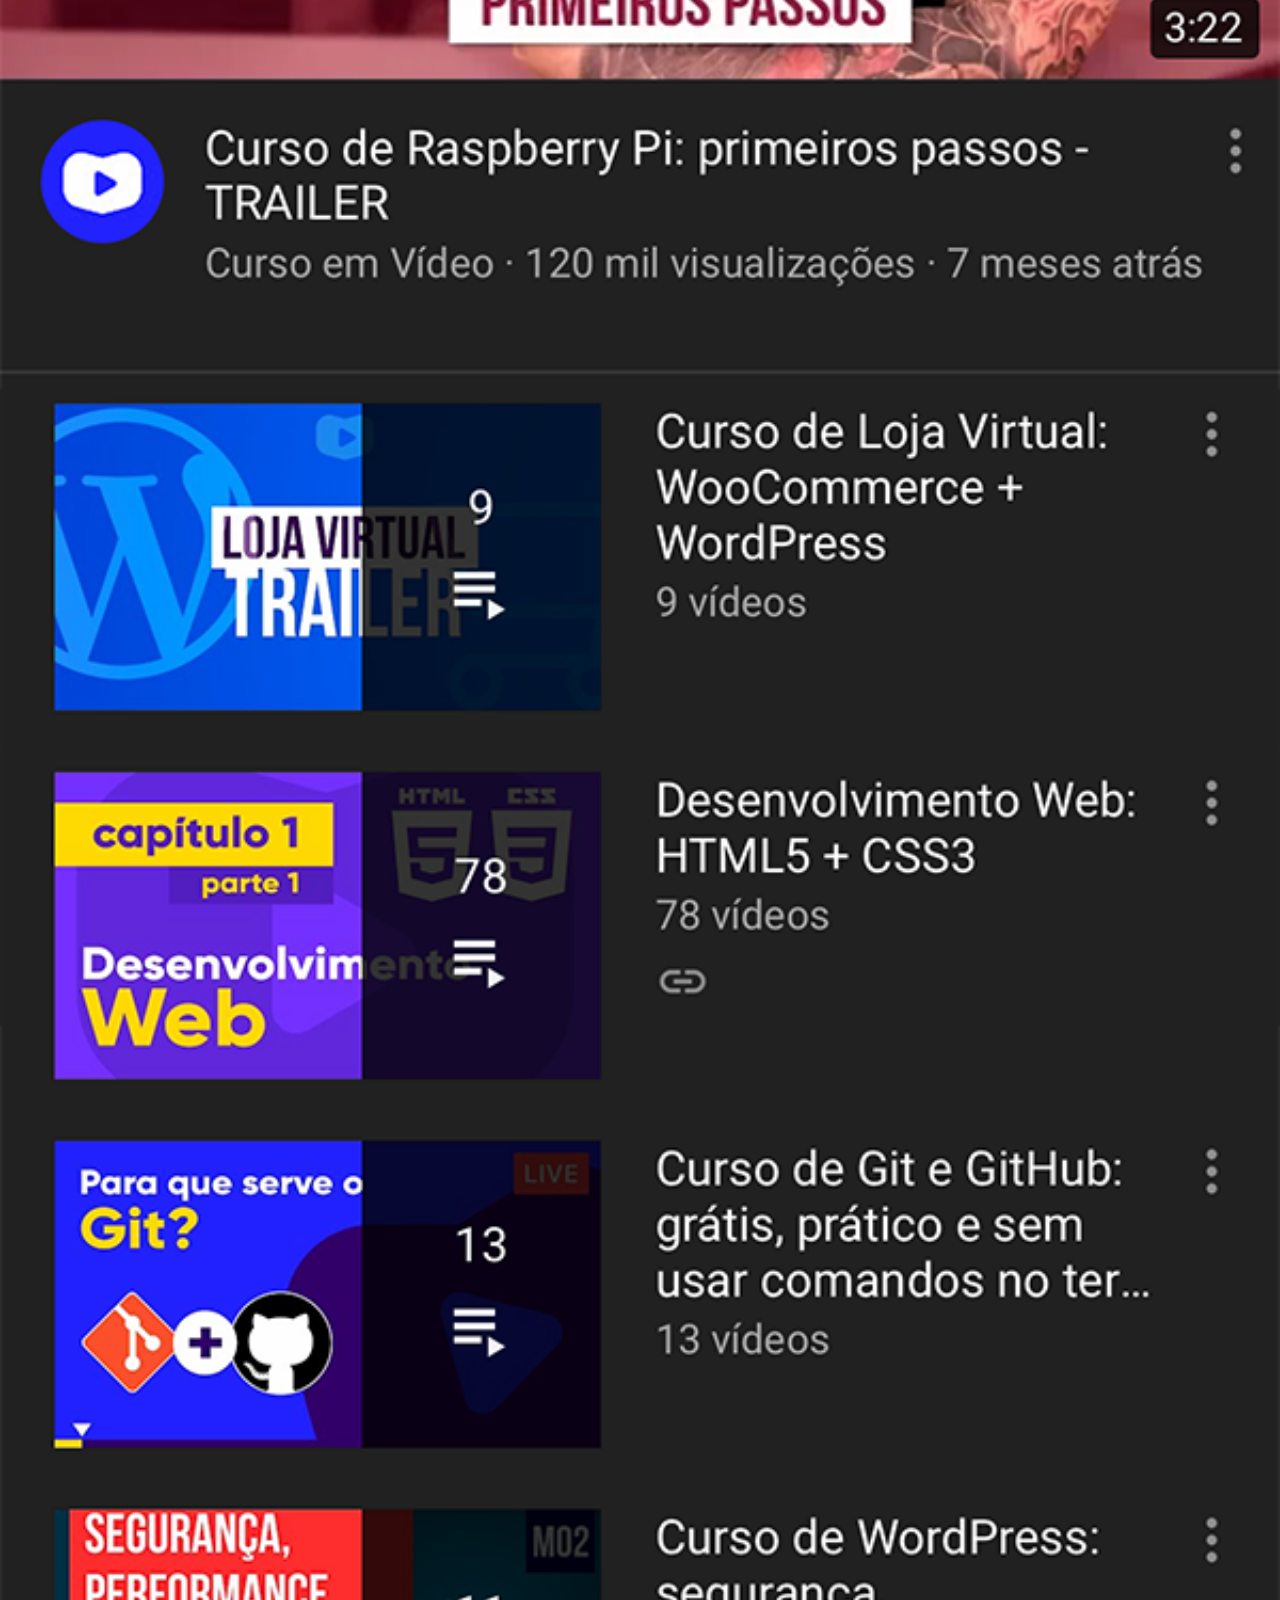
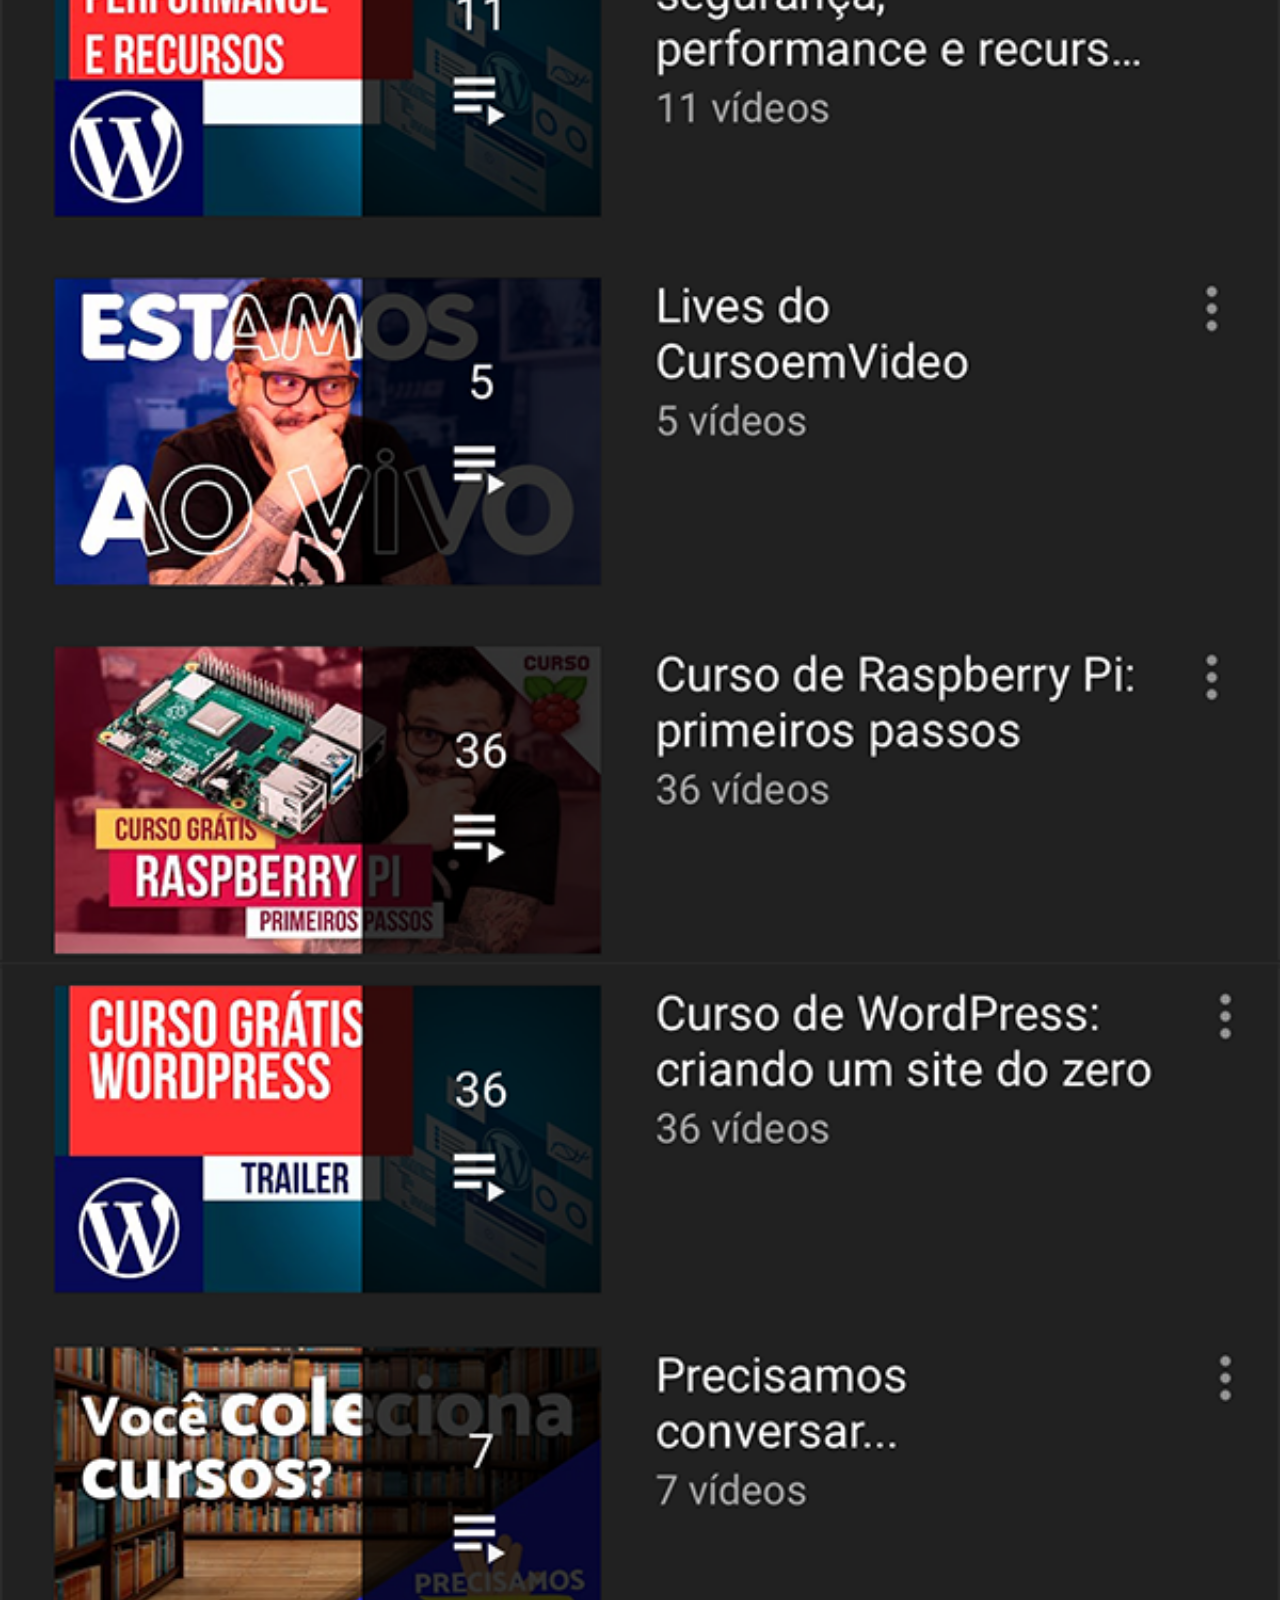
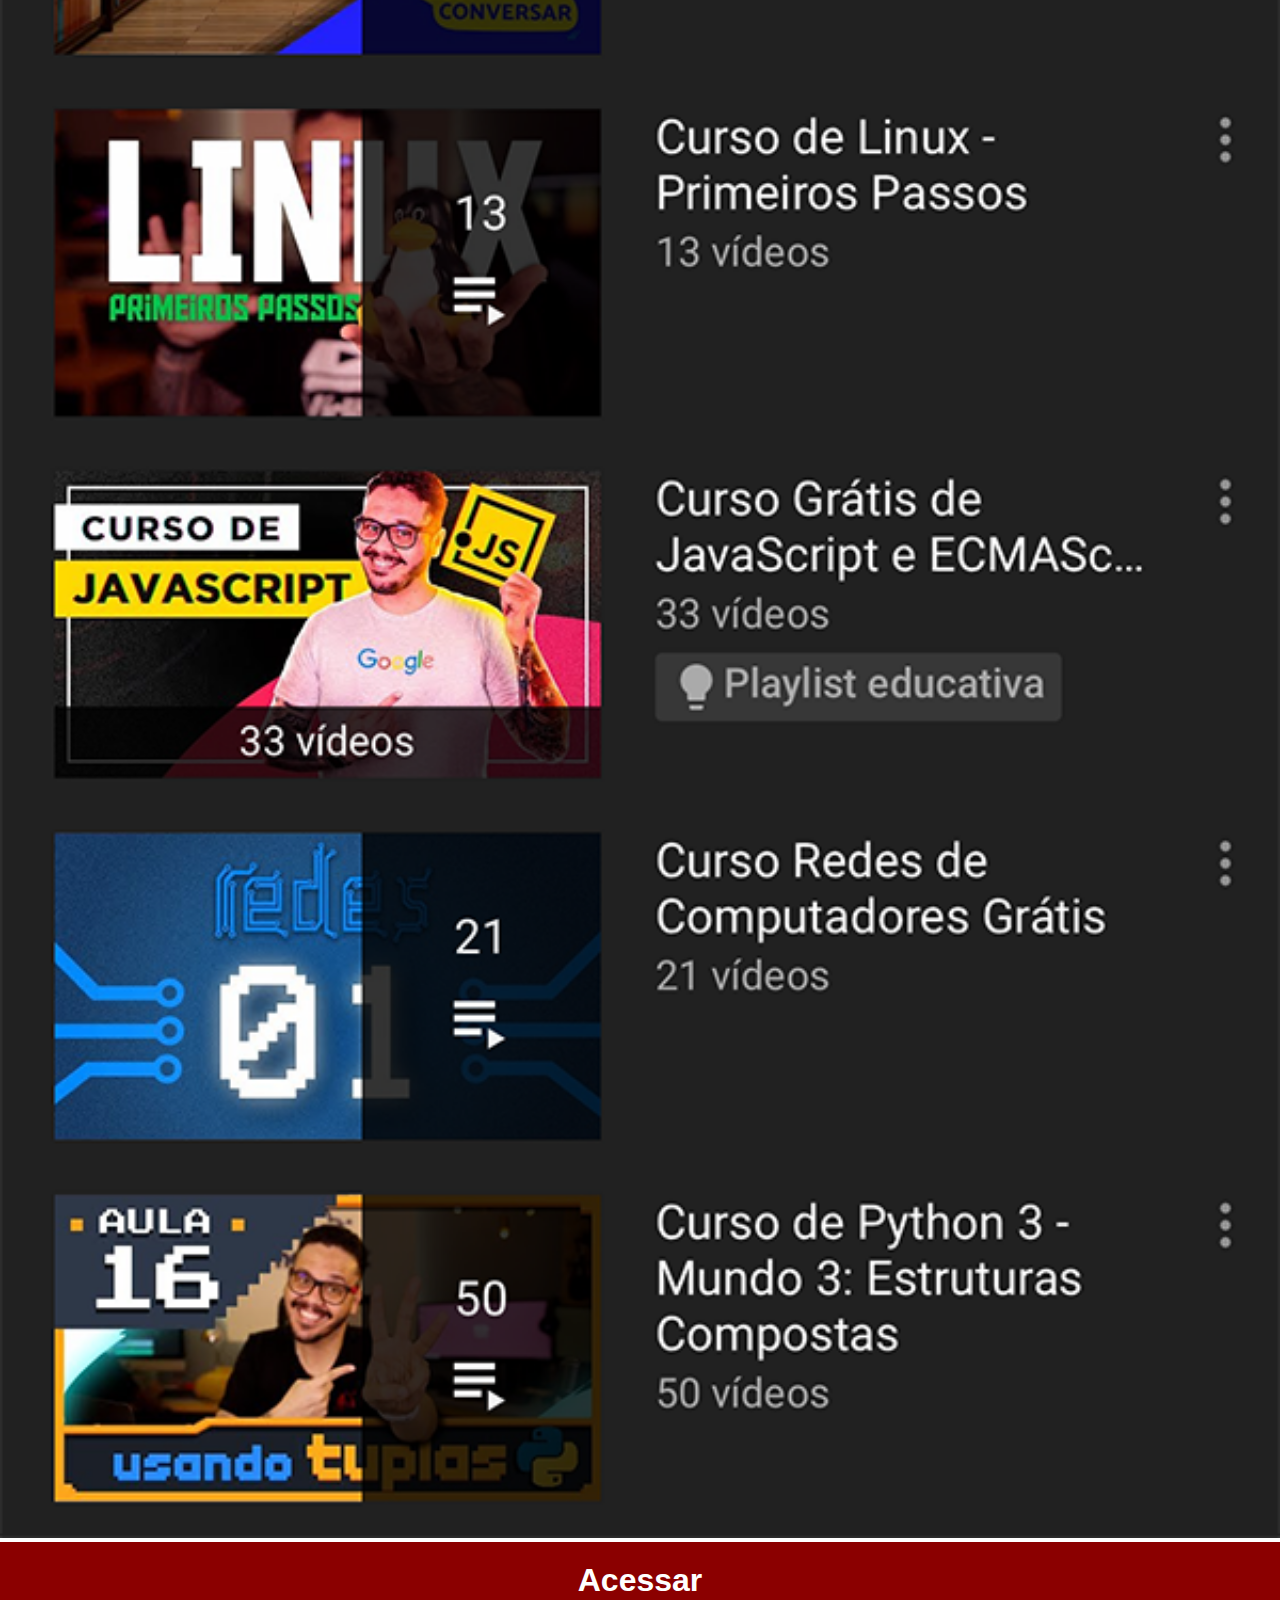
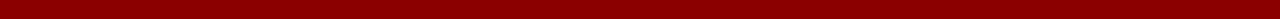
<file: youtube.html>
<!DOCTYPE html>
<html lang="pt-BR">
<head>
    <meta charset="UTF-8">
    <meta http-equiv="X-UA-Compatible" content="IE=edge">
    <meta name="viewport" content="width=device-width, initial-scale=1.0">
    <title>YouTube</title>
    <link rel="stylesheet" href="estilos/social.css">
    
</head>
<body>
    <img src="imagens/tela-youtube.png" alt="YouTube">
    <a href="https://studio.youtube.com/channel/UCB4koxmRS5ZO4C3yXJIfT0Q" target="_blank">
        <h1>Acessar</h1>
    </a>
    
    
</body>
</html>
</file>
<file: estilos/style.css>
@charset "UTF-8";
*{
    margin: 0px;
    padding: 0px;
    font-family: Arial, Helvetica, sans-serif;
}
html,body{
    height: 100vh;
    width: 100vw;
    background-color: black;
    
}
body{
    background: url('../imagens/fundo-madeira.jpg');
    no-repeat top center;
    background-size: cover;
    background-attachment: fixed;
}
main{
    position: relative;
    height: 100vh;
    
}
section#telefone{
    position: absolute;
    top: 50%;
    left: 50%;
    transform: translate(-50%,-50%);
    
    height: 627px;
    width: 311px;
    
    background: url('../imagens/frame-iphone.png');
    background-repeat: no-repeat;
}
iframe#tela{
    position: relative;
    top: 80px;
    left: 22px;
    width: 267px;
    height: 470px;
}
section#redes-sociais{
    text-align: right;
}
section#redes-sociais img{
    width: 50px;
    margin: 10px;
    border-radius: 50%;
    box-shadow: 20px 2px 5px rgba(0, 0, 0, 0.404);
    box-sizing: border-box;
}
section#redes-sociais img:hover{
    border: 2px solid rgba(255, 255, 255, 0.603);
    transform: translate(-3px,-3px);
    box-shadow: 5px 5px 10px rgba(0, 0, 0, 0.719);
    transition: transform 0.3s, border 1s;

}
</file>
<file: estilos/social.css>
@charset "UTF-8";
*{
    margin: 0px;
    padding: 0px;
    font-family: Arial, Helvetica, sans-serif;
}
::-webkit-scrollbar{
    width: 0px;
    height: 0px;
}
img{
    width: 100vw;


}
a{
    display: block;
    background-color: darkred;
    color: white;
    padding: 20px;
    text-align: center;
    font-weight: bolder;
    text-decoration: none;

}
a:hover{
    background-color: red;
    color: black;
}
</file>
